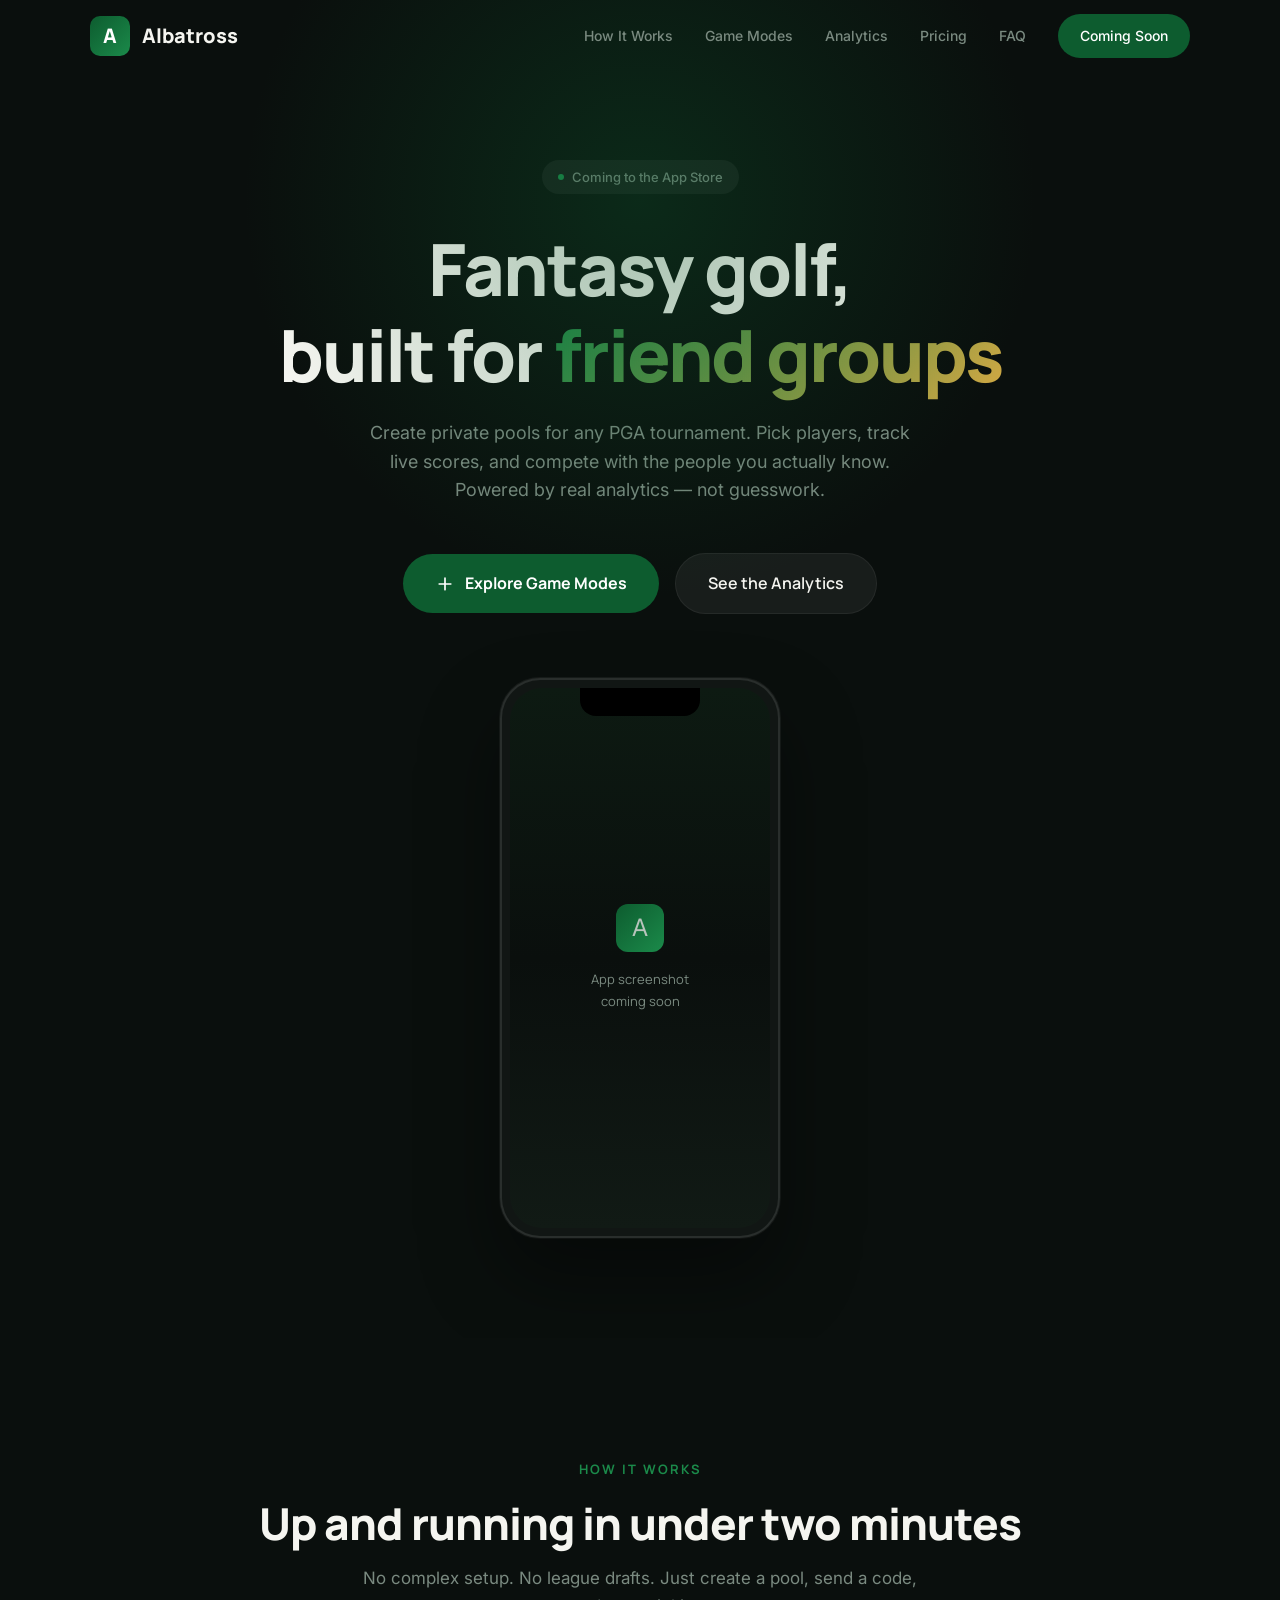
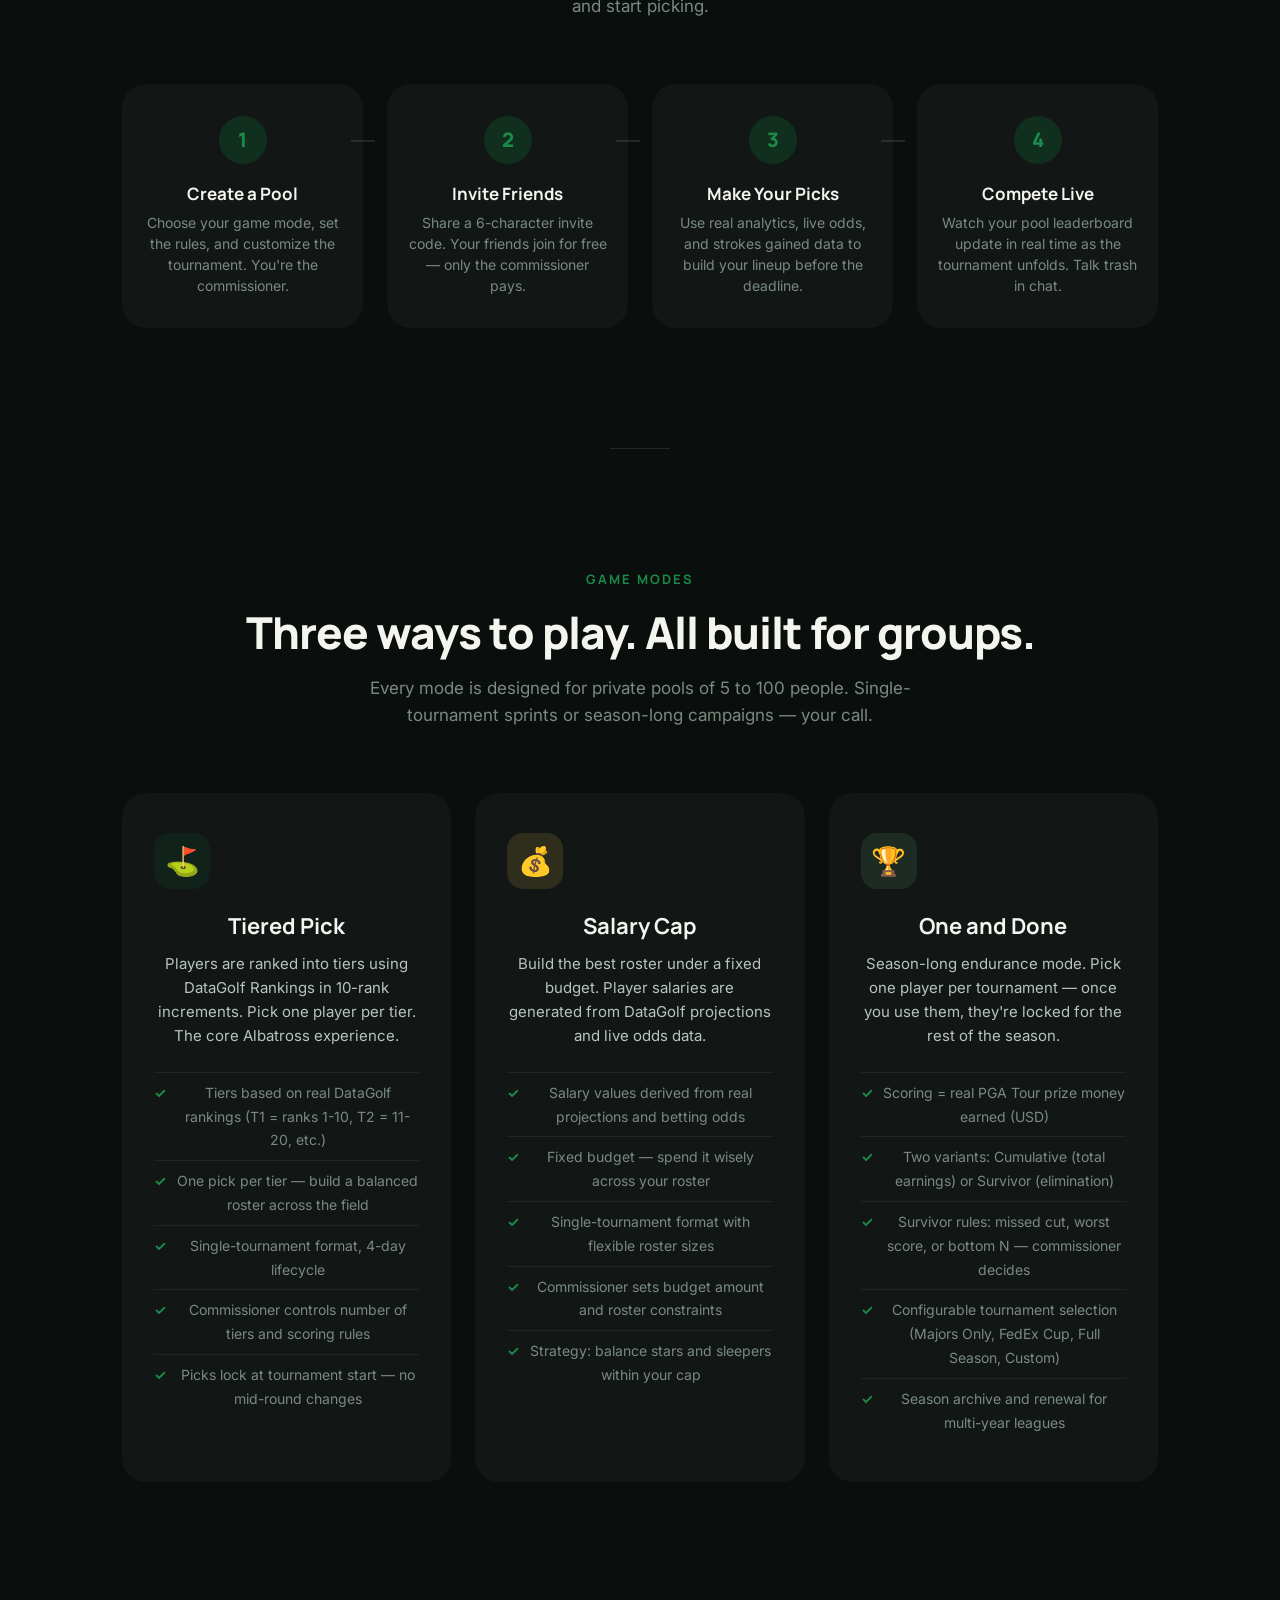
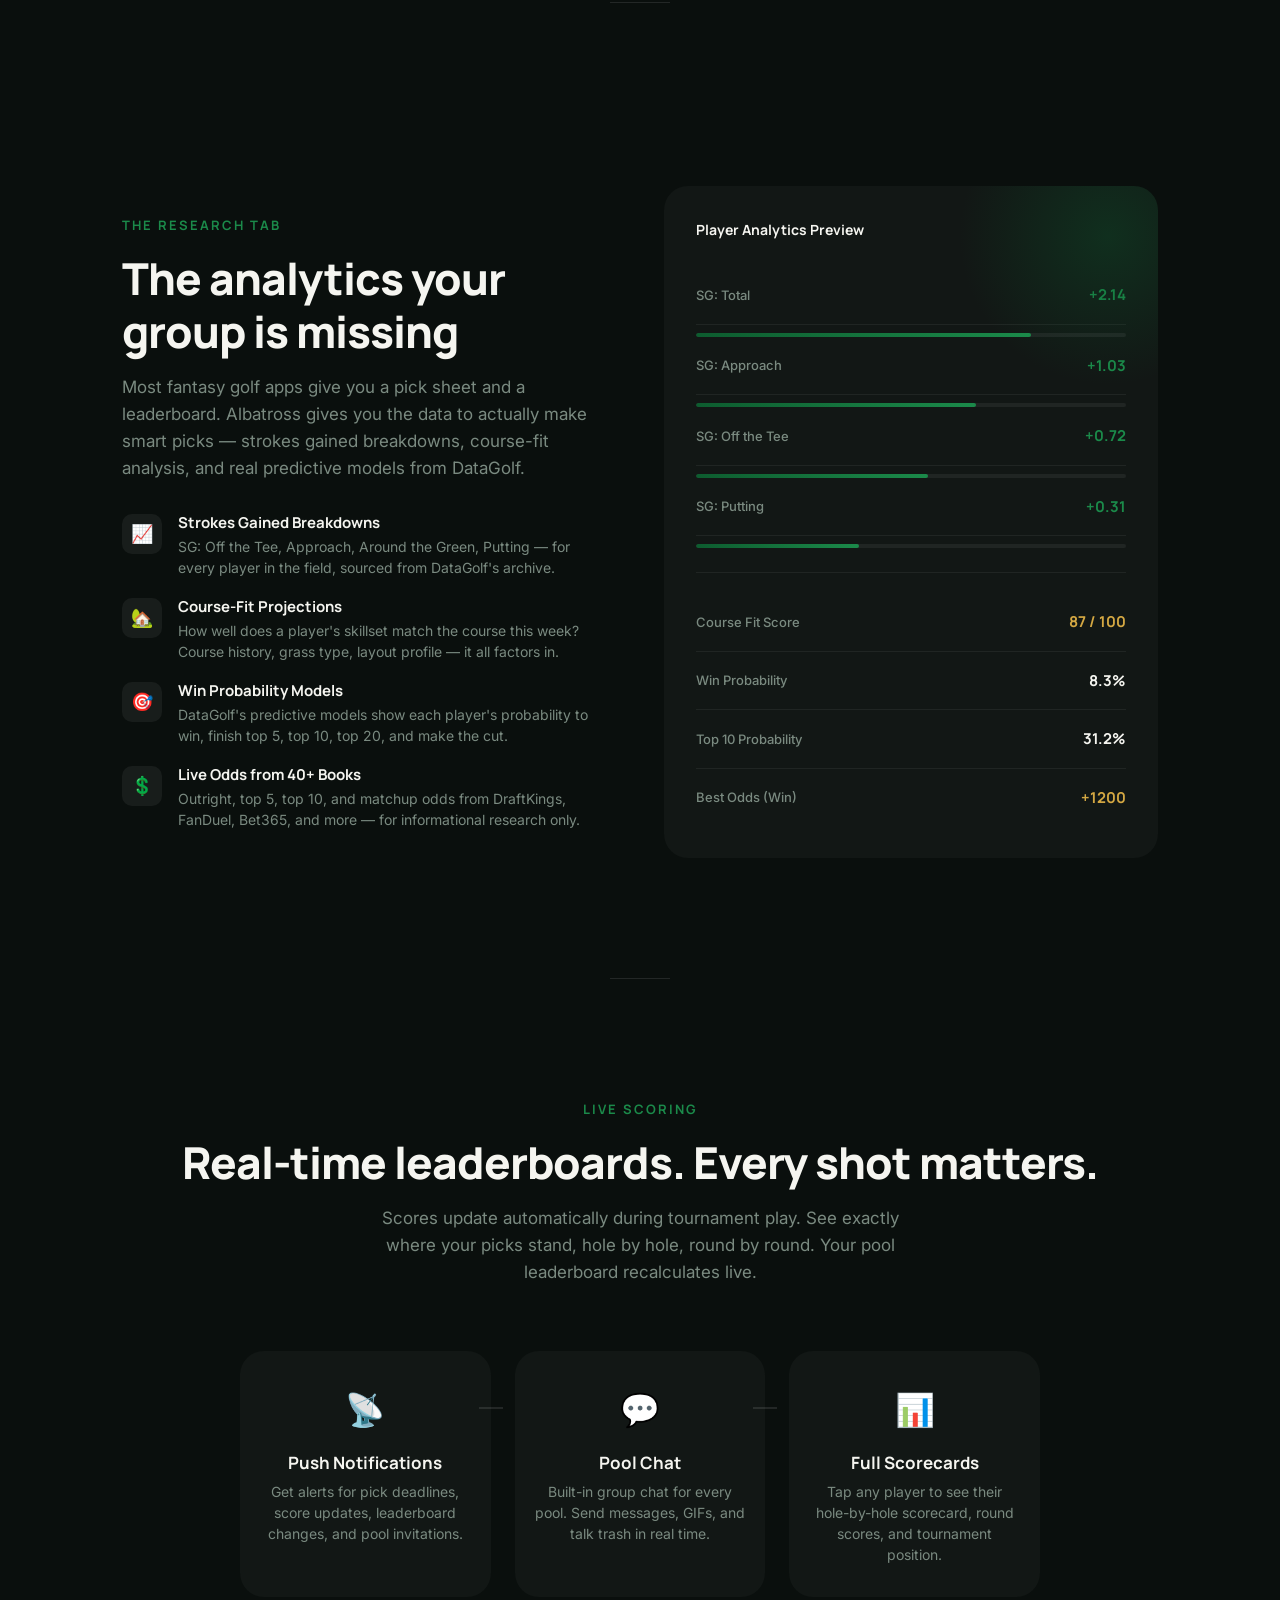
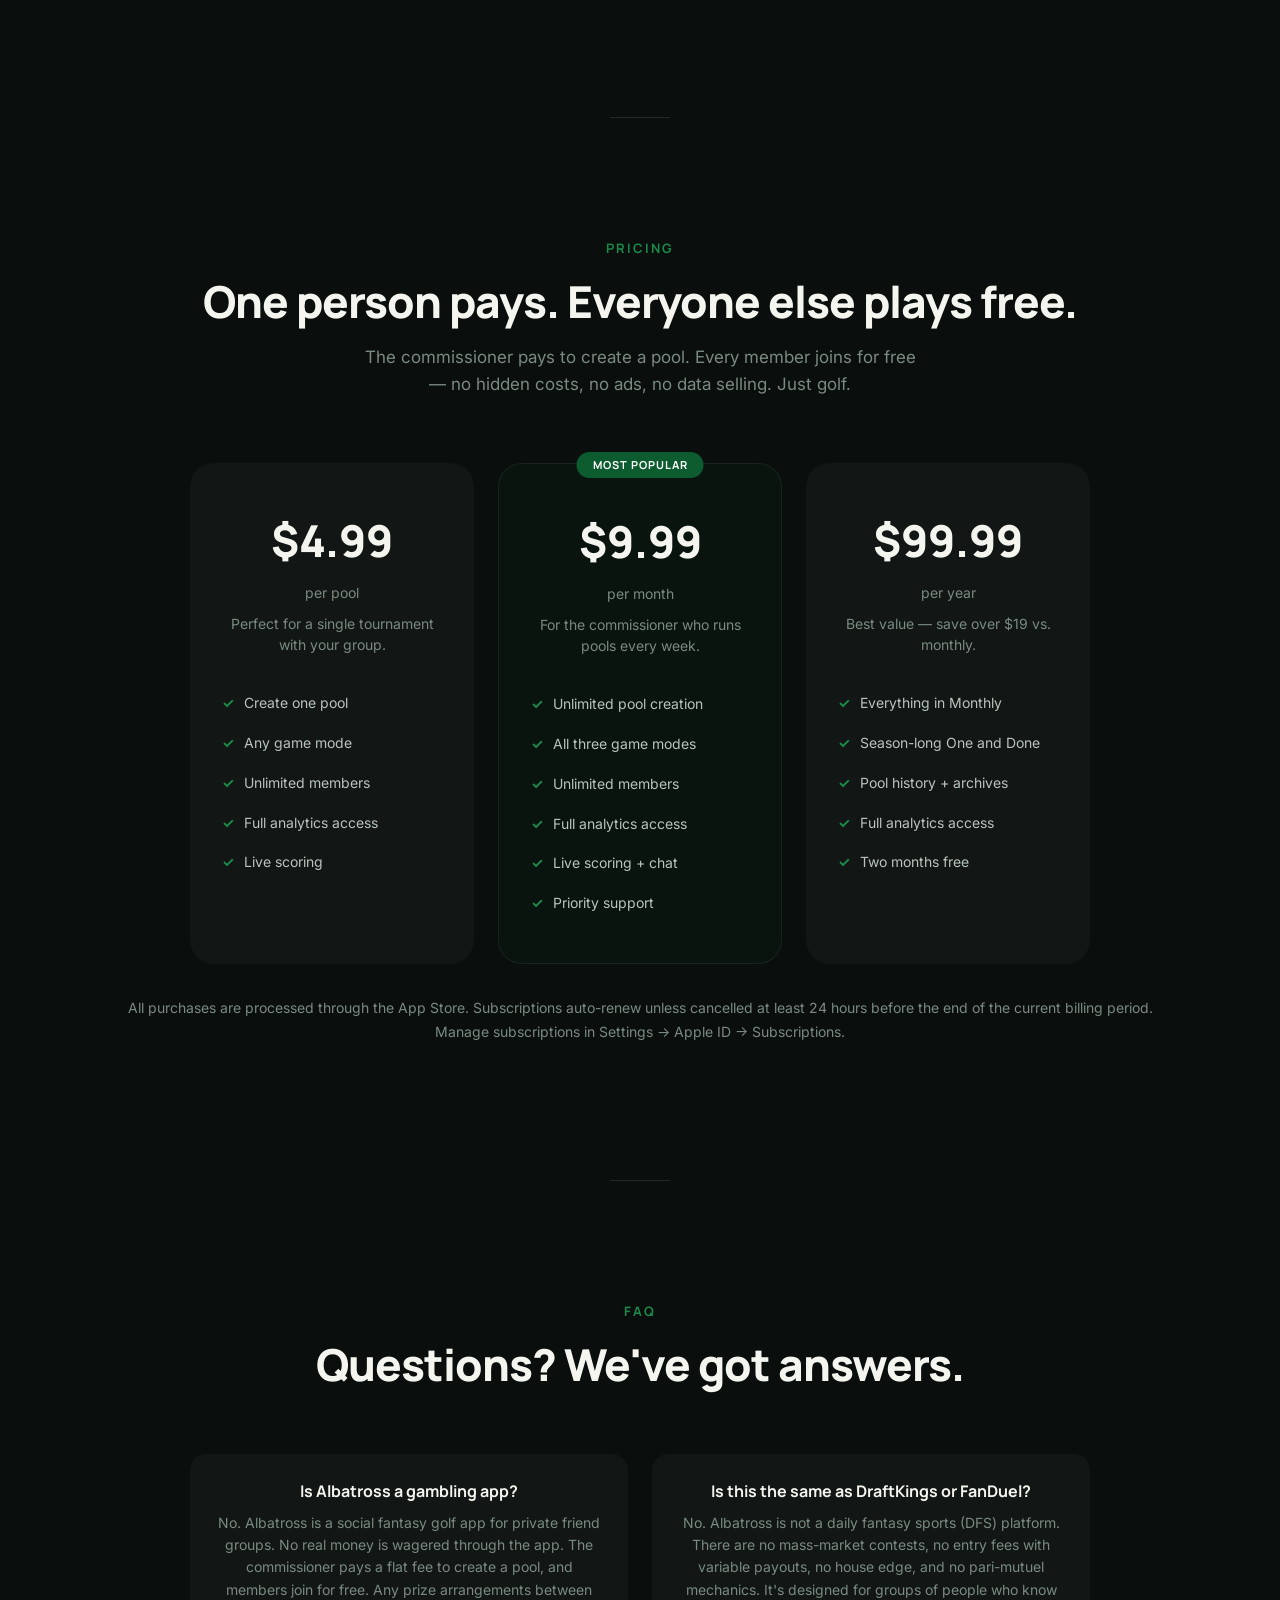
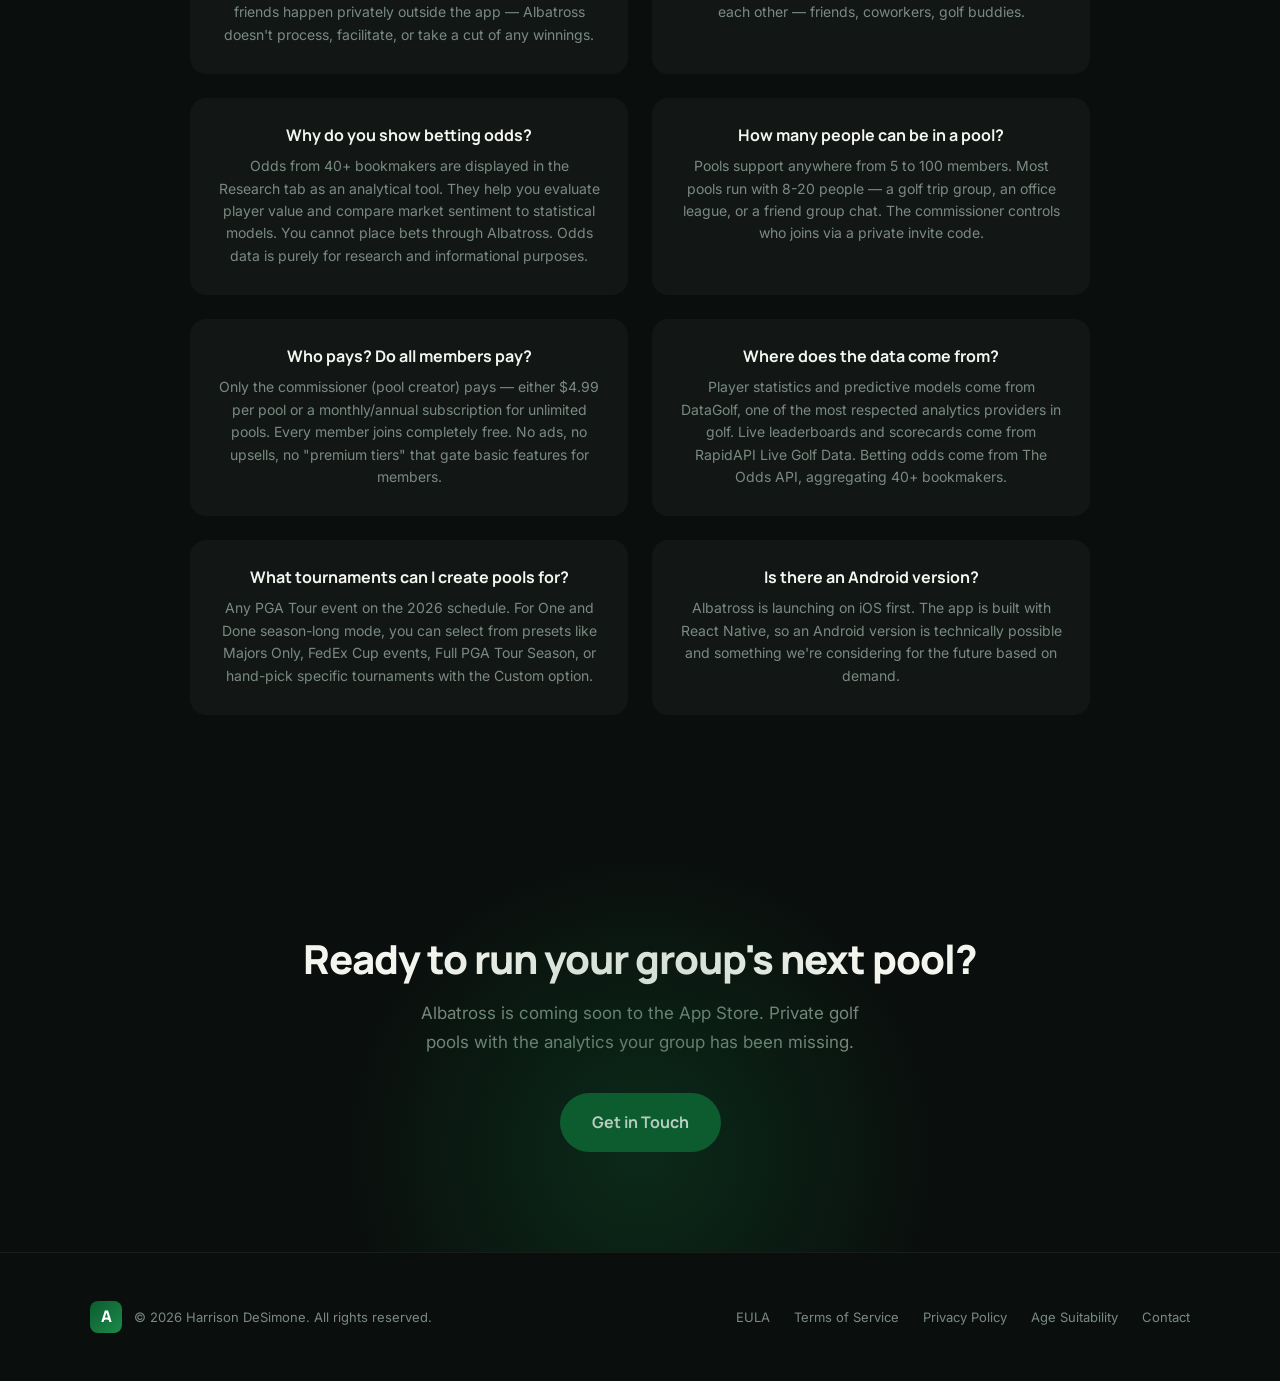
<file: index.html>
<!DOCTYPE html>
<html lang="en">
<head>
  <meta charset="UTF-8">
  <meta name="viewport" content="width=device-width, initial-scale=1.0">
  <title>Albatross — Fantasy Golf for Friend Groups</title>
  <meta name="description" content="Create private golf pools with friends. Three game modes, real-time analytics, live scoring. Not DFS. Not betting. Just golf with your people.">
  <meta property="og:title" content="Albatross — Fantasy Golf for Friend Groups">
  <meta property="og:description" content="Private golf pools with real analytics. Tiered Pick, Salary Cap, and One and Done game modes.">
  <meta property="og:type" content="website">
  <meta property="og:url" content="https://albatross-pools.com">
  <link rel="preconnect" href="https://fonts.googleapis.com">
  <link rel="preconnect" href="https://fonts.gstatic.com" crossorigin>
  <link href="https://fonts.googleapis.com/css2?family=Manrope:wght@500;600;700;800&family=Inter:wght@400;500;600&display=swap" rel="stylesheet">
  <link rel="stylesheet" href="styles.css">
</head>
<body>

  <!-- ============ Navigation ============ -->
  <nav class="nav" id="nav">
    <div class="nav-inner">
      <a href="#" class="nav-logo">
        <div class="nav-logo-icon">A</div>
        Albatross
      </a>
      <ul class="nav-links" id="navLinks">
        <li><a href="#how-it-works">How It Works</a></li>
        <li><a href="#game-modes">Game Modes</a></li>
        <li><a href="#research">Analytics</a></li>
        <li><a href="#pricing">Pricing</a></li>
        <li><a href="#faq">FAQ</a></li>
        <li><a href="#" class="nav-cta">Coming Soon</a></li>
      </ul>
      <button class="nav-toggle" id="navToggle" aria-label="Menu">&#9776;</button>
    </div>
  </nav>

  <!-- ============ Hero ============ -->
  <section class="hero">
    <div class="hero-badge">
      <span class="dot"></span>
      Coming to the App Store
    </div>
    <h1>Fantasy golf,<br>built for <span class="highlight">friend groups</span></h1>
    <p class="hero-sub">
      Create private pools for any PGA tournament. Pick players, track live scores, and compete with the people you actually know. Powered by real analytics — not guesswork.
    </p>
    <div class="hero-cta-group">
      <a href="#game-modes" class="btn-primary">
        <svg width="20" height="20" viewBox="0 0 24 24" fill="none" stroke="currentColor" stroke-width="2" stroke-linecap="round" stroke-linejoin="round"><path d="M12 5v14M5 12h14"/></svg>
        Explore Game Modes
      </a>
      <a href="#research" class="btn-secondary">
        See the Analytics
      </a>
    </div>

    <!-- Phone Mockup -->
    <div class="phone-mockup">
      <div class="phone-mockup-notch"></div>
      <div class="phone-mockup-inner">
        <div class="phone-placeholder-icon">A</div>
        <div class="phone-placeholder-text">App screenshot<br>coming soon</div>
      </div>
    </div>
  </section>

  <!-- ============ How It Works ============ -->
  <section class="section text-center" id="how-it-works">
    <div class="container">
      <div class="section-label">How It Works</div>
      <h2 class="section-title">Up and running in under two minutes</h2>
      <p class="section-sub centered">No complex setup. No league drafts. Just create a pool, send a code, and start picking.</p>

      <div class="steps-grid">
        <div class="step">
          <div class="step-number">1</div>
          <h3>Create a Pool</h3>
          <p>Choose your game mode, set the rules, and customize the tournament. You're the commissioner.</p>
        </div>
        <div class="step">
          <div class="step-number">2</div>
          <h3>Invite Friends</h3>
          <p>Share a 6-character invite code. Your friends join for free — only the commissioner pays.</p>
        </div>
        <div class="step">
          <div class="step-number">3</div>
          <h3>Make Your Picks</h3>
          <p>Use real analytics, live odds, and strokes gained data to build your lineup before the deadline.</p>
        </div>
        <div class="step">
          <div class="step-number">4</div>
          <h3>Compete Live</h3>
          <p>Watch your pool leaderboard update in real time as the tournament unfolds. Talk trash in chat.</p>
        </div>
      </div>
    </div>
  </section>

  <!-- ============ Game Modes ============ -->
  <section class="section text-center" id="game-modes">
    <div class="container">
      <div class="section-label">Game Modes</div>
      <h2 class="section-title">Three ways to play. All built for groups.</h2>
      <p class="section-sub centered">Every mode is designed for private pools of 5 to 100 people. Single-tournament sprints or season-long campaigns — your call.</p>

      <div class="modes-grid">
        <!-- Tiered Pick -->
        <div class="mode-card">
          <div class="mode-icon tiered">&#9971;</div>
          <h3>Tiered Pick</h3>
          <p class="mode-desc">Players are ranked into tiers using DataGolf Rankings in 10-rank increments. Pick one player per tier. The core Albatross experience.</p>
          <ul class="mode-details">
            <li>Tiers based on real DataGolf rankings (T1 = ranks 1-10, T2 = 11-20, etc.)</li>
            <li>One pick per tier — build a balanced roster across the field</li>
            <li>Single-tournament format, 4-day lifecycle</li>
            <li>Commissioner controls number of tiers and scoring rules</li>
            <li>Picks lock at tournament start — no mid-round changes</li>
          </ul>
        </div>

        <!-- Salary Cap -->
        <div class="mode-card">
          <div class="mode-icon salary">&#128176;</div>
          <h3>Salary Cap</h3>
          <p class="mode-desc">Build the best roster under a fixed budget. Player salaries are generated from DataGolf projections and live odds data.</p>
          <ul class="mode-details">
            <li>Salary values derived from real projections and betting odds</li>
            <li>Fixed budget — spend it wisely across your roster</li>
            <li>Single-tournament format with flexible roster sizes</li>
            <li>Commissioner sets budget amount and roster constraints</li>
            <li>Strategy: balance stars and sleepers within your cap</li>
          </ul>
        </div>

        <!-- One and Done -->
        <div class="mode-card">
          <div class="mode-icon oad">&#127942;</div>
          <h3>One and Done</h3>
          <p class="mode-desc">Season-long endurance mode. Pick one player per tournament — once you use them, they're locked for the rest of the season.</p>
          <ul class="mode-details">
            <li>Scoring = real PGA Tour prize money earned (USD)</li>
            <li>Two variants: Cumulative (total earnings) or Survivor (elimination)</li>
            <li>Survivor rules: missed cut, worst score, or bottom N — commissioner decides</li>
            <li>Configurable tournament selection (Majors Only, FedEx Cup, Full Season, Custom)</li>
            <li>Season archive and renewal for multi-year leagues</li>
          </ul>
        </div>
      </div>
    </div>
  </section>

  <!-- ============ Research / Analytics ============ -->
  <section class="section" id="research">
    <div class="container">
      <div class="research-grid">
        <div class="research-content">
          <div class="section-label">The Research Tab</div>
          <h2 class="section-title">The analytics your group is missing</h2>
          <p class="section-sub">Most fantasy golf apps give you a pick sheet and a leaderboard. Albatross gives you the data to actually make smart picks — strokes gained breakdowns, course-fit analysis, and real predictive models from DataGolf.</p>

          <div class="research-features">
            <div class="research-feature">
              <div class="research-feature-icon">&#128200;</div>
              <div>
                <h4>Strokes Gained Breakdowns</h4>
                <p>SG: Off the Tee, Approach, Around the Green, Putting — for every player in the field, sourced from DataGolf's archive.</p>
              </div>
            </div>
            <div class="research-feature">
              <div class="research-feature-icon">&#127969;</div>
              <div>
                <h4>Course-Fit Projections</h4>
                <p>How well does a player's skillset match the course this week? Course history, grass type, layout profile — it all factors in.</p>
              </div>
            </div>
            <div class="research-feature">
              <div class="research-feature-icon">&#127919;</div>
              <div>
                <h4>Win Probability Models</h4>
                <p>DataGolf's predictive models show each player's probability to win, finish top 5, top 10, top 20, and make the cut.</p>
              </div>
            </div>
            <div class="research-feature">
              <div class="research-feature-icon">&#128178;</div>
              <div>
                <h4>Live Odds from 40+ Books</h4>
                <p>Outright, top 5, top 10, and matchup odds from DraftKings, FanDuel, Bet365, and more — for informational research only.</p>
              </div>
            </div>
          </div>
        </div>

        <!-- Analytics Mockup -->
        <div class="analytics-card">
          <div style="font-family: 'Manrope', sans-serif; font-size: 14px; font-weight: 700; color: var(--text-primary); margin-bottom: 24px;">Player Analytics Preview</div>
          <div class="stat-row">
            <span class="stat-label">SG: Total</span>
            <span class="stat-value positive">+2.14</span>
          </div>
          <div class="stat-bar"><div class="stat-bar-fill" style="width: 78%;"></div></div>
          <div class="stat-row">
            <span class="stat-label">SG: Approach</span>
            <span class="stat-value positive">+1.03</span>
          </div>
          <div class="stat-bar"><div class="stat-bar-fill" style="width: 65%;"></div></div>
          <div class="stat-row">
            <span class="stat-label">SG: Off the Tee</span>
            <span class="stat-value positive">+0.72</span>
          </div>
          <div class="stat-bar"><div class="stat-bar-fill" style="width: 54%;"></div></div>
          <div class="stat-row">
            <span class="stat-label">SG: Putting</span>
            <span class="stat-value positive">+0.31</span>
          </div>
          <div class="stat-bar"><div class="stat-bar-fill" style="width: 38%;"></div></div>
          <div style="margin-top: 24px; padding-top: 20px; border-top: 1px solid var(--surface-2);">
            <div class="stat-row">
              <span class="stat-label">Course Fit Score</span>
              <span class="stat-value gold">87 / 100</span>
            </div>
            <div class="stat-row">
              <span class="stat-label">Win Probability</span>
              <span class="stat-value">8.3%</span>
            </div>
            <div class="stat-row">
              <span class="stat-label">Top 10 Probability</span>
              <span class="stat-value">31.2%</span>
            </div>
            <div class="stat-row">
              <span class="stat-label">Best Odds (Win)</span>
              <span class="stat-value gold">+1200</span>
            </div>
          </div>
        </div>
      </div>
    </div>
  </section>

  <!-- ============ Live Scoring ============ -->
  <section class="section text-center" id="live-scoring">
    <div class="container">
      <div class="section-label">Live Scoring</div>
      <h2 class="section-title">Real-time leaderboards. Every shot matters.</h2>
      <p class="section-sub centered">Scores update automatically during tournament play. See exactly where your picks stand, hole by hole, round by round. Your pool leaderboard recalculates live.</p>

      <div style="display: grid; grid-template-columns: repeat(3, 1fr); gap: 24px; margin-top: 64px; max-width: 800px; margin-left: auto; margin-right: auto;">
        <div class="step">
          <div style="font-size: 32px; margin-bottom: 16px;">&#128225;</div>
          <h3>Push Notifications</h3>
          <p>Get alerts for pick deadlines, score updates, leaderboard changes, and pool invitations.</p>
        </div>
        <div class="step">
          <div style="font-size: 32px; margin-bottom: 16px;">&#128172;</div>
          <h3>Pool Chat</h3>
          <p>Built-in group chat for every pool. Send messages, GIFs, and talk trash in real time.</p>
        </div>
        <div class="step">
          <div style="font-size: 32px; margin-bottom: 16px;">&#128202;</div>
          <h3>Full Scorecards</h3>
          <p>Tap any player to see their hole-by-hole scorecard, round scores, and tournament position.</p>
        </div>
      </div>
    </div>
  </section>

  <!-- ============ Pricing ============ -->
  <section class="section text-center" id="pricing">
    <div class="container">
      <div class="section-label">Pricing</div>
      <h2 class="section-title">One person pays. Everyone else plays free.</h2>
      <p class="section-sub centered">The commissioner pays to create a pool. Every member joins for free — no hidden costs, no ads, no data selling. Just golf.</p>

      <div class="pricing-grid">
        <div class="price-card">
          <div class="price-amount">$4.99</div>
          <div class="price-period">per pool</div>
          <p class="price-desc">Perfect for a single tournament with your group.</p>
          <ul class="price-features">
            <li>Create one pool</li>
            <li>Any game mode</li>
            <li>Unlimited members</li>
            <li>Full analytics access</li>
            <li>Live scoring</li>
          </ul>
        </div>

        <div class="price-card featured">
          <div class="price-amount">$9.99</div>
          <div class="price-period">per month</div>
          <p class="price-desc">For the commissioner who runs pools every week.</p>
          <ul class="price-features">
            <li>Unlimited pool creation</li>
            <li>All three game modes</li>
            <li>Unlimited members</li>
            <li>Full analytics access</li>
            <li>Live scoring + chat</li>
            <li>Priority support</li>
          </ul>
        </div>

        <div class="price-card">
          <div class="price-amount">$99.99</div>
          <div class="price-period">per year</div>
          <p class="price-desc">Best value — save over $19 vs. monthly.</p>
          <ul class="price-features">
            <li>Everything in Monthly</li>
            <li>Season-long One and Done</li>
            <li>Pool history + archives</li>
            <li>Full analytics access</li>
            <li>Two months free</li>
          </ul>
        </div>
      </div>

      <p class="price-note">All purchases are processed through the App Store. Subscriptions auto-renew unless cancelled at least 24 hours before the end of the current billing period. Manage subscriptions in Settings &rarr; Apple ID &rarr; Subscriptions.</p>
    </div>
  </section>

  <!-- ============ FAQ ============ -->
  <section class="section text-center" id="faq">
    <div class="container">
      <div class="section-label">FAQ</div>
      <h2 class="section-title">Questions? We've got answers.</h2>

      <div class="faq-grid">
        <div class="faq-item">
          <h3>Is Albatross a gambling app?</h3>
          <p>No. Albatross is a social fantasy golf app for private friend groups. No real money is wagered through the app. The commissioner pays a flat fee to create a pool, and members join for free. Any prize arrangements between friends happen privately outside the app — Albatross doesn't process, facilitate, or take a cut of any winnings.</p>
        </div>
        <div class="faq-item">
          <h3>Is this the same as DraftKings or FanDuel?</h3>
          <p>No. Albatross is not a daily fantasy sports (DFS) platform. There are no mass-market contests, no entry fees with variable payouts, no house edge, and no pari-mutuel mechanics. It's designed for groups of people who know each other — friends, coworkers, golf buddies.</p>
        </div>
        <div class="faq-item">
          <h3>Why do you show betting odds?</h3>
          <p>Odds from 40+ bookmakers are displayed in the Research tab as an analytical tool. They help you evaluate player value and compare market sentiment to statistical models. You cannot place bets through Albatross. Odds data is purely for research and informational purposes.</p>
        </div>
        <div class="faq-item">
          <h3>How many people can be in a pool?</h3>
          <p>Pools support anywhere from 5 to 100 members. Most pools run with 8-20 people — a golf trip group, an office league, or a friend group chat. The commissioner controls who joins via a private invite code.</p>
        </div>
        <div class="faq-item">
          <h3>Who pays? Do all members pay?</h3>
          <p>Only the commissioner (pool creator) pays — either $4.99 per pool or a monthly/annual subscription for unlimited pools. Every member joins completely free. No ads, no upsells, no "premium tiers" that gate basic features for members.</p>
        </div>
        <div class="faq-item">
          <h3>Where does the data come from?</h3>
          <p>Player statistics and predictive models come from DataGolf, one of the most respected analytics providers in golf. Live leaderboards and scorecards come from RapidAPI Live Golf Data. Betting odds come from The Odds API, aggregating 40+ bookmakers.</p>
        </div>
        <div class="faq-item">
          <h3>What tournaments can I create pools for?</h3>
          <p>Any PGA Tour event on the 2026 schedule. For One and Done season-long mode, you can select from presets like Majors Only, FedEx Cup events, Full PGA Tour Season, or hand-pick specific tournaments with the Custom option.</p>
        </div>
        <div class="faq-item">
          <h3>Is there an Android version?</h3>
          <p>Albatross is launching on iOS first. The app is built with React Native, so an Android version is technically possible and something we're considering for the future based on demand.</p>
        </div>
      </div>
    </div>
  </section>

  <!-- ============ CTA Banner ============ -->
  <section class="cta-banner">
    <h2>Ready to run your group's next pool?</h2>
    <p>Albatross is coming soon to the App Store. Private golf pools with the analytics your group has been missing.</p>
    <a href="mailto:harrisondesimone@gmail.com" class="btn-primary">
      Get in Touch
    </a>
  </section>

  <!-- ============ Footer ============ -->
  <footer class="footer">
    <div class="footer-inner">
      <div class="footer-left">
        <div class="footer-logo">A</div>
        <span class="footer-copy">&copy; 2026 Harrison DeSimone. All rights reserved.</span>
      </div>
      <ul class="footer-links">
        <li><a href="eula.html">EULA</a></li>
        <li><a href="terms.html">Terms of Service</a></li>
        <li><a href="privacy.html">Privacy Policy</a></li>
        <li><a href="age-suitability.html">Age Suitability</a></li>
        <li><a href="mailto:harrisondesimone@gmail.com">Contact</a></li>
      </ul>
    </div>
  </footer>

  <!-- ============ Scripts ============ -->
  <script>
    // Sticky nav background on scroll
    const nav = document.getElementById('nav');
    window.addEventListener('scroll', () => {
      nav.classList.toggle('scrolled', window.scrollY > 40);
    });

    // Mobile nav toggle
    const toggle = document.getElementById('navToggle');
    const links = document.getElementById('navLinks');
    toggle.addEventListener('click', () => {
      const isOpen = links.style.display === 'flex';
      links.style.display = isOpen ? 'none' : 'flex';
      if (!isOpen) {
        links.style.flexDirection = 'column';
        links.style.position = 'absolute';
        links.style.top = '72px';
        links.style.left = '0';
        links.style.right = '0';
        links.style.background = 'rgba(10,15,13,0.95)';
        links.style.backdropFilter = 'blur(20px)';
        links.style.padding = '24px 32px';
        links.style.gap = '16px';
        links.style.borderBottom = '1px solid rgba(255,255,255,0.06)';
      }
    });

    // Close mobile nav on link click
    links.querySelectorAll('a').forEach(a => {
      a.addEventListener('click', () => {
        if (window.innerWidth <= 900) {
          links.style.display = 'none';
        }
      });
    });

    // Smooth reveal on scroll (intersection observer)
    const observer = new IntersectionObserver((entries) => {
      entries.forEach(entry => {
        if (entry.isIntersecting) {
          entry.target.style.opacity = '1';
          entry.target.style.transform = 'translateY(0)';
        }
      });
    }, { threshold: 0.1, rootMargin: '0px 0px -40px 0px' });

    document.querySelectorAll('.section, .cta-banner').forEach(section => {
      section.style.opacity = '0';
      section.style.transform = 'translateY(24px)';
      section.style.transition = 'opacity 0.6s ease, transform 0.6s ease';
      observer.observe(section);
    });
  </script>

</body>
</html>
</file>
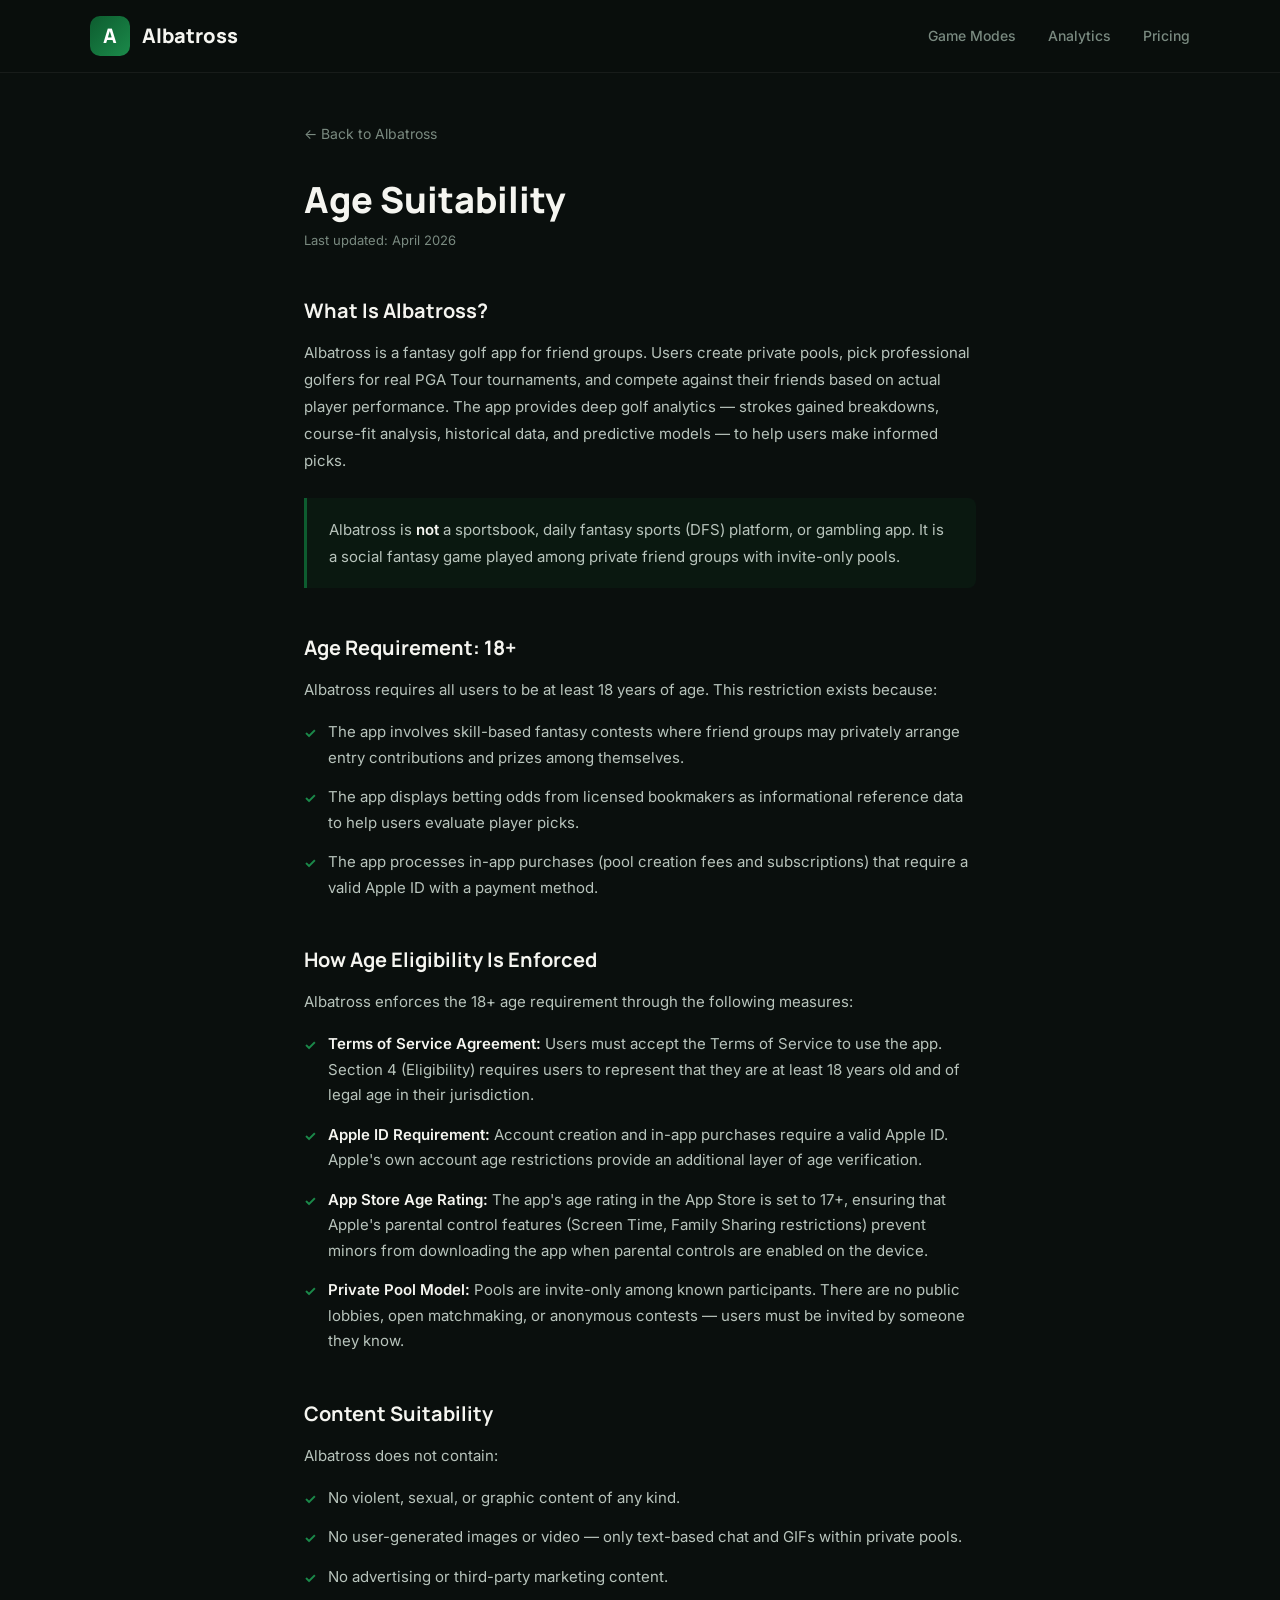
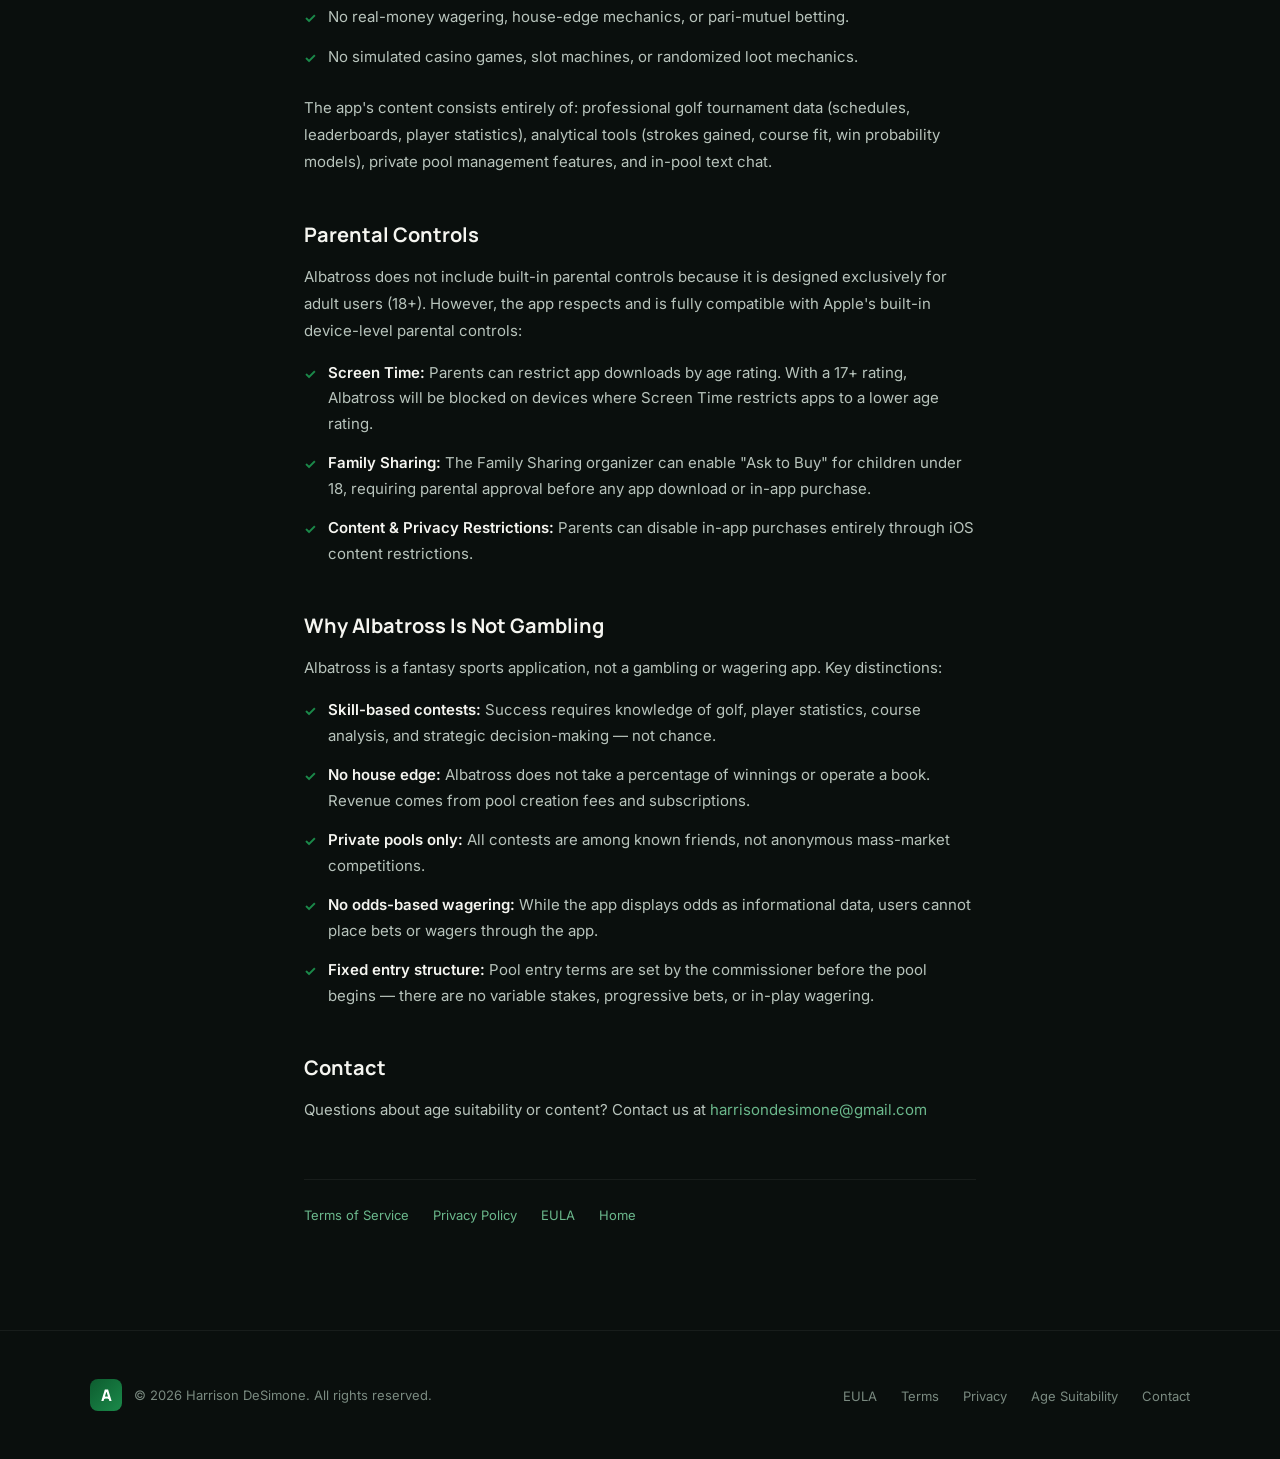
<file: age-suitability.html>
<!DOCTYPE html>
<html lang="en">
<head>
  <meta charset="UTF-8">
  <meta name="viewport" content="width=device-width, initial-scale=1.0">
  <title>Age Suitability — Albatross</title>
  <meta name="description" content="Age suitability and content rating documentation for Albatross.">
  <link rel="preconnect" href="https://fonts.googleapis.com">
  <link rel="preconnect" href="https://fonts.gstatic.com" crossorigin>
  <link href="https://fonts.googleapis.com/css2?family=Manrope:wght@500;600;700;800&family=Inter:wght@400;500;600&display=swap" rel="stylesheet">
  <link rel="stylesheet" href="styles.css">
  <style>
    .callout {
      background-color: rgba(13, 92, 47, 0.12);
      border-left: 3px solid #0D5C2F;
      padding: 18px 22px;
      margin: 24px 0;
      border-radius: 0 8px 8px 0;
    }
    .callout p { margin-bottom: 0; }
    .check-list { margin: 16px 0 24px; }
    .check-item {
      display: flex;
      align-items: flex-start;
      gap: 12px;
      margin-bottom: 14px;
      font-size: 15px;
      line-height: 1.7;
      color: var(--text-secondary);
    }
    .check-icon {
      color: var(--green-light);
      font-weight: 700;
      flex-shrink: 0;
      margin-top: 2px;
      font-size: 14px;
    }
  </style>
</head>
<body>

  <!-- Navigation -->
  <nav class="nav scrolled">
    <div class="nav-inner">
      <a href="index.html" class="nav-logo">
        <div class="nav-logo-icon">A</div>
        Albatross
      </a>
      <ul class="nav-links">
        <li><a href="index.html#game-modes">Game Modes</a></li>
        <li><a href="index.html#research">Analytics</a></li>
        <li><a href="index.html#pricing">Pricing</a></li>
      </ul>
      <button class="nav-toggle" aria-label="Menu">&#9776;</button>
    </div>
  </nav>

  <!-- Content -->
  <div class="legal-page">
    <a href="index.html" class="back-link">&larr; Back to Albatross</a>
    <h1>Age Suitability</h1>
    <span class="updated">Last updated: April 2026</span>

    <h2>What Is Albatross?</h2>
    <p>Albatross is a fantasy golf app for friend groups. Users create private pools, pick professional golfers for real PGA Tour tournaments, and compete against their friends based on actual player performance. The app provides deep golf analytics — strokes gained breakdowns, course-fit analysis, historical data, and predictive models — to help users make informed picks.</p>

    <div class="callout">
      <p>Albatross is <strong>not</strong> a sportsbook, daily fantasy sports (DFS) platform, or gambling app. It is a social fantasy game played among private friend groups with invite-only pools.</p>
    </div>

    <h2>Age Requirement: 18+</h2>
    <p>Albatross requires all users to be at least 18 years of age. This restriction exists because:</p>
    <div class="check-list">
      <div class="check-item">
        <span class="check-icon">&#10003;</span>
        <span>The app involves skill-based fantasy contests where friend groups may privately arrange entry contributions and prizes among themselves.</span>
      </div>
      <div class="check-item">
        <span class="check-icon">&#10003;</span>
        <span>The app displays betting odds from licensed bookmakers as informational reference data to help users evaluate player picks.</span>
      </div>
      <div class="check-item">
        <span class="check-icon">&#10003;</span>
        <span>The app processes in-app purchases (pool creation fees and subscriptions) that require a valid Apple ID with a payment method.</span>
      </div>
    </div>

    <h2>How Age Eligibility Is Enforced</h2>
    <p>Albatross enforces the 18+ age requirement through the following measures:</p>
    <div class="check-list">
      <div class="check-item">
        <span class="check-icon">&#10003;</span>
        <span><strong>Terms of Service Agreement:</strong> Users must accept the Terms of Service to use the app. Section 4 (Eligibility) requires users to represent that they are at least 18 years old and of legal age in their jurisdiction.</span>
      </div>
      <div class="check-item">
        <span class="check-icon">&#10003;</span>
        <span><strong>Apple ID Requirement:</strong> Account creation and in-app purchases require a valid Apple ID. Apple's own account age restrictions provide an additional layer of age verification.</span>
      </div>
      <div class="check-item">
        <span class="check-icon">&#10003;</span>
        <span><strong>App Store Age Rating:</strong> The app's age rating in the App Store is set to 17+, ensuring that Apple's parental control features (Screen Time, Family Sharing restrictions) prevent minors from downloading the app when parental controls are enabled on the device.</span>
      </div>
      <div class="check-item">
        <span class="check-icon">&#10003;</span>
        <span><strong>Private Pool Model:</strong> Pools are invite-only among known participants. There are no public lobbies, open matchmaking, or anonymous contests — users must be invited by someone they know.</span>
      </div>
    </div>

    <h2>Content Suitability</h2>
    <p>Albatross does not contain:</p>
    <div class="check-list">
      <div class="check-item">
        <span class="check-icon">&#10003;</span>
        <span>No violent, sexual, or graphic content of any kind.</span>
      </div>
      <div class="check-item">
        <span class="check-icon">&#10003;</span>
        <span>No user-generated images or video — only text-based chat and GIFs within private pools.</span>
      </div>
      <div class="check-item">
        <span class="check-icon">&#10003;</span>
        <span>No advertising or third-party marketing content.</span>
      </div>
      <div class="check-item">
        <span class="check-icon">&#10003;</span>
        <span>No real-money wagering, house-edge mechanics, or pari-mutuel betting.</span>
      </div>
      <div class="check-item">
        <span class="check-icon">&#10003;</span>
        <span>No simulated casino games, slot machines, or randomized loot mechanics.</span>
      </div>
    </div>
    <p>The app's content consists entirely of: professional golf tournament data (schedules, leaderboards, player statistics), analytical tools (strokes gained, course fit, win probability models), private pool management features, and in-pool text chat.</p>

    <h2>Parental Controls</h2>
    <p>Albatross does not include built-in parental controls because it is designed exclusively for adult users (18+). However, the app respects and is fully compatible with Apple's built-in device-level parental controls:</p>
    <div class="check-list">
      <div class="check-item">
        <span class="check-icon">&#10003;</span>
        <span><strong>Screen Time:</strong> Parents can restrict app downloads by age rating. With a 17+ rating, Albatross will be blocked on devices where Screen Time restricts apps to a lower age rating.</span>
      </div>
      <div class="check-item">
        <span class="check-icon">&#10003;</span>
        <span><strong>Family Sharing:</strong> The Family Sharing organizer can enable "Ask to Buy" for children under 18, requiring parental approval before any app download or in-app purchase.</span>
      </div>
      <div class="check-item">
        <span class="check-icon">&#10003;</span>
        <span><strong>Content &amp; Privacy Restrictions:</strong> Parents can disable in-app purchases entirely through iOS content restrictions.</span>
      </div>
    </div>

    <h2>Why Albatross Is Not Gambling</h2>
    <p>Albatross is a fantasy sports application, not a gambling or wagering app. Key distinctions:</p>
    <div class="check-list">
      <div class="check-item">
        <span class="check-icon">&#10003;</span>
        <span><strong>Skill-based contests:</strong> Success requires knowledge of golf, player statistics, course analysis, and strategic decision-making — not chance.</span>
      </div>
      <div class="check-item">
        <span class="check-icon">&#10003;</span>
        <span><strong>No house edge:</strong> Albatross does not take a percentage of winnings or operate a book. Revenue comes from pool creation fees and subscriptions.</span>
      </div>
      <div class="check-item">
        <span class="check-icon">&#10003;</span>
        <span><strong>Private pools only:</strong> All contests are among known friends, not anonymous mass-market competitions.</span>
      </div>
      <div class="check-item">
        <span class="check-icon">&#10003;</span>
        <span><strong>No odds-based wagering:</strong> While the app displays odds as informational data, users cannot place bets or wagers through the app.</span>
      </div>
      <div class="check-item">
        <span class="check-icon">&#10003;</span>
        <span><strong>Fixed entry structure:</strong> Pool entry terms are set by the commissioner before the pool begins — there are no variable stakes, progressive bets, or in-play wagering.</span>
      </div>
    </div>

    <h2>Contact</h2>
    <p>Questions about age suitability or content? Contact us at <a href="mailto:harrisondesimone@gmail.com">harrisondesimone@gmail.com</a></p>

    <nav class="legal-nav">
      <a href="terms.html">Terms of Service</a>
      <a href="privacy.html">Privacy Policy</a>
      <a href="eula.html">EULA</a>
      <a href="index.html">Home</a>
    </nav>
  </div>

  <!-- Footer -->
  <footer class="footer">
    <div class="footer-inner">
      <div class="footer-left">
        <div class="footer-logo">A</div>
        <span class="footer-copy">&copy; 2026 Harrison DeSimone. All rights reserved.</span>
      </div>
      <ul class="footer-links">
        <li><a href="eula.html">EULA</a></li>
        <li><a href="terms.html">Terms</a></li>
        <li><a href="privacy.html">Privacy</a></li>
        <li><a href="age-suitability.html">Age Suitability</a></li>
        <li><a href="mailto:harrisondesimone@gmail.com">Contact</a></li>
      </ul>
    </div>
  </footer>

</body>
</html>
</file>
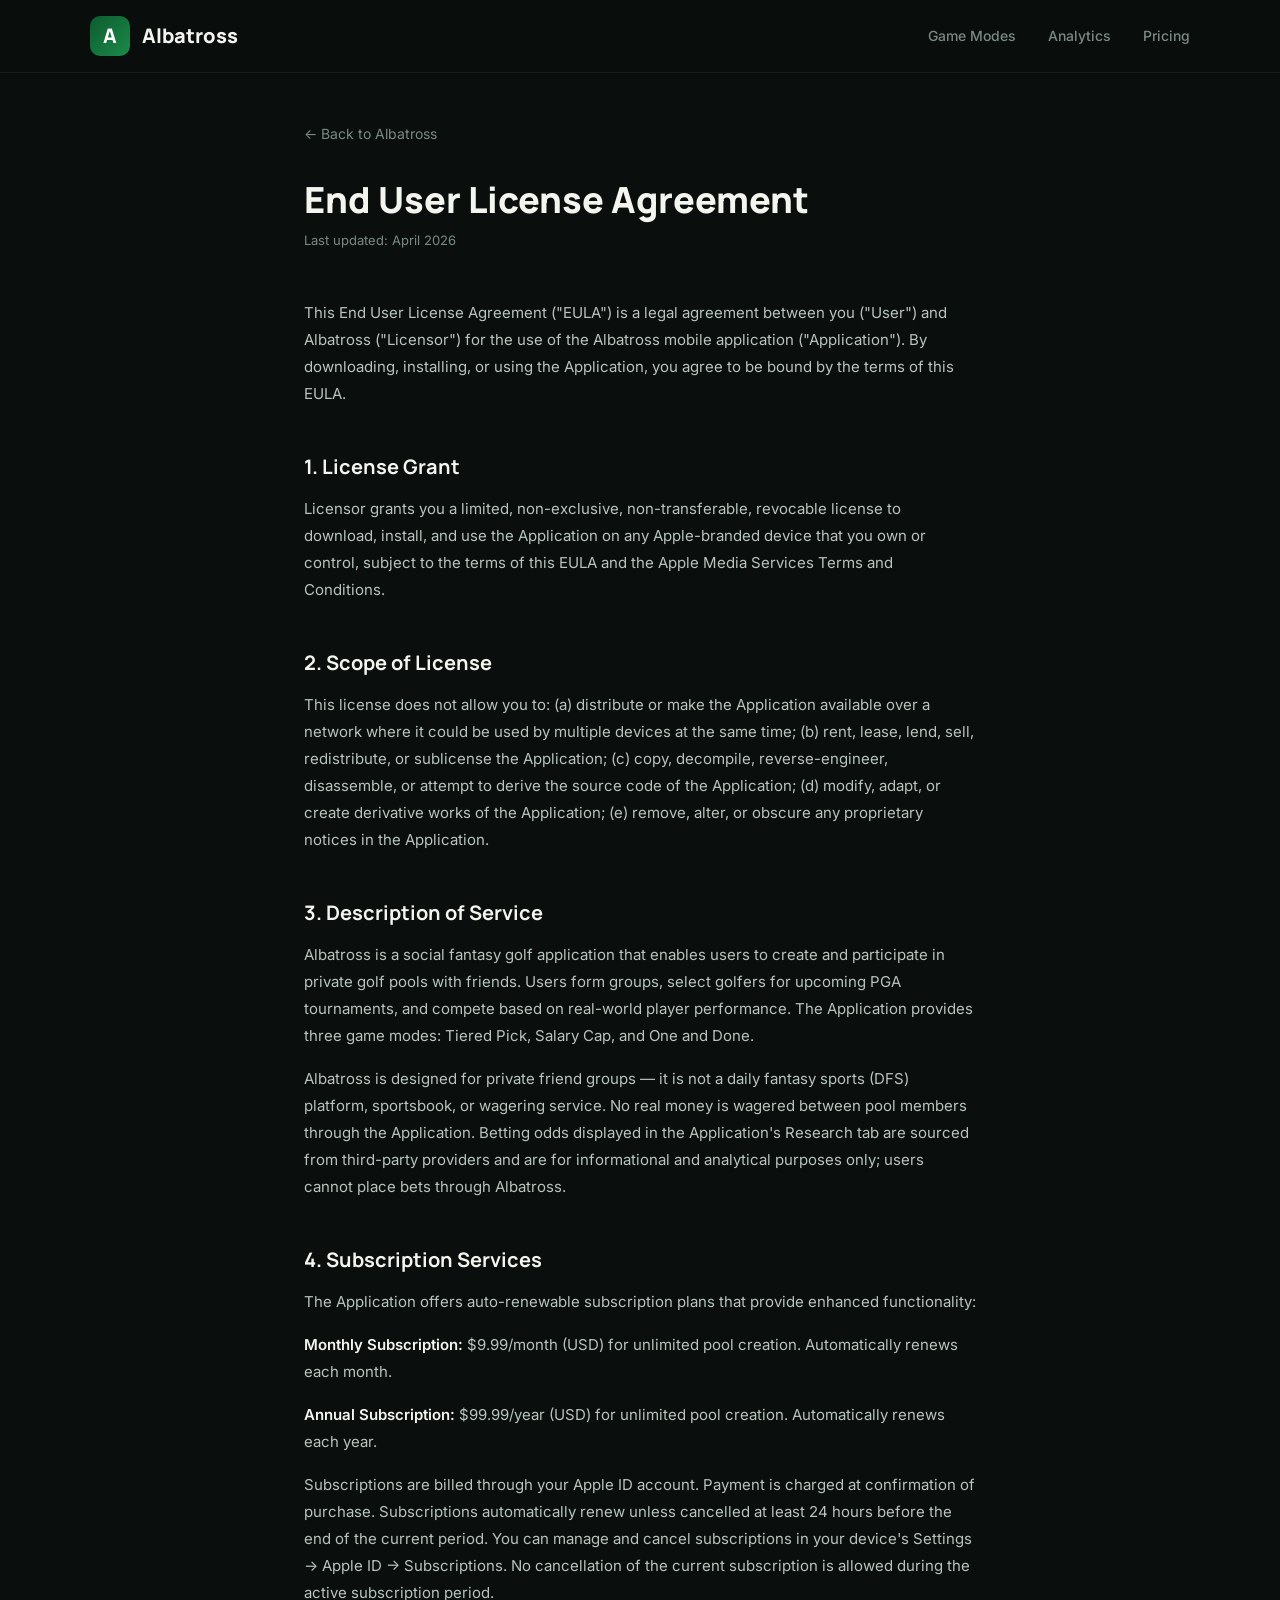
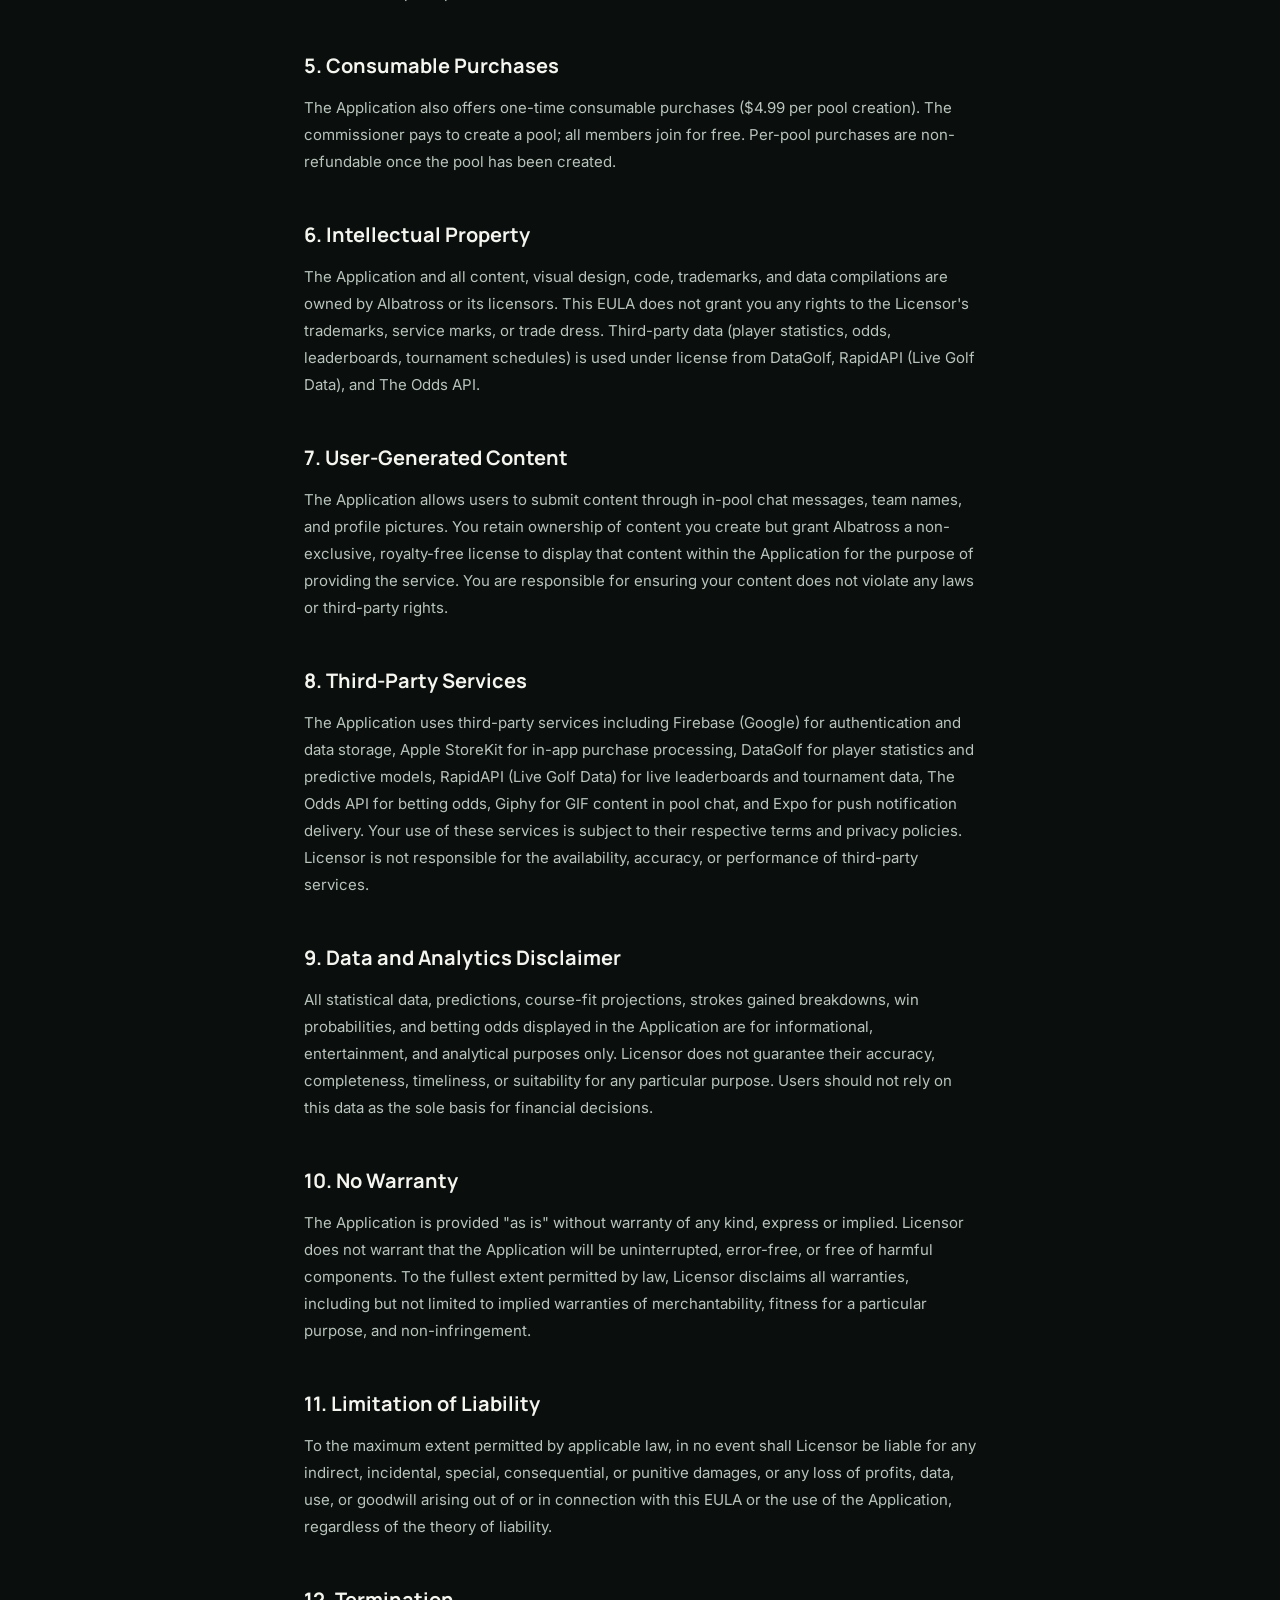
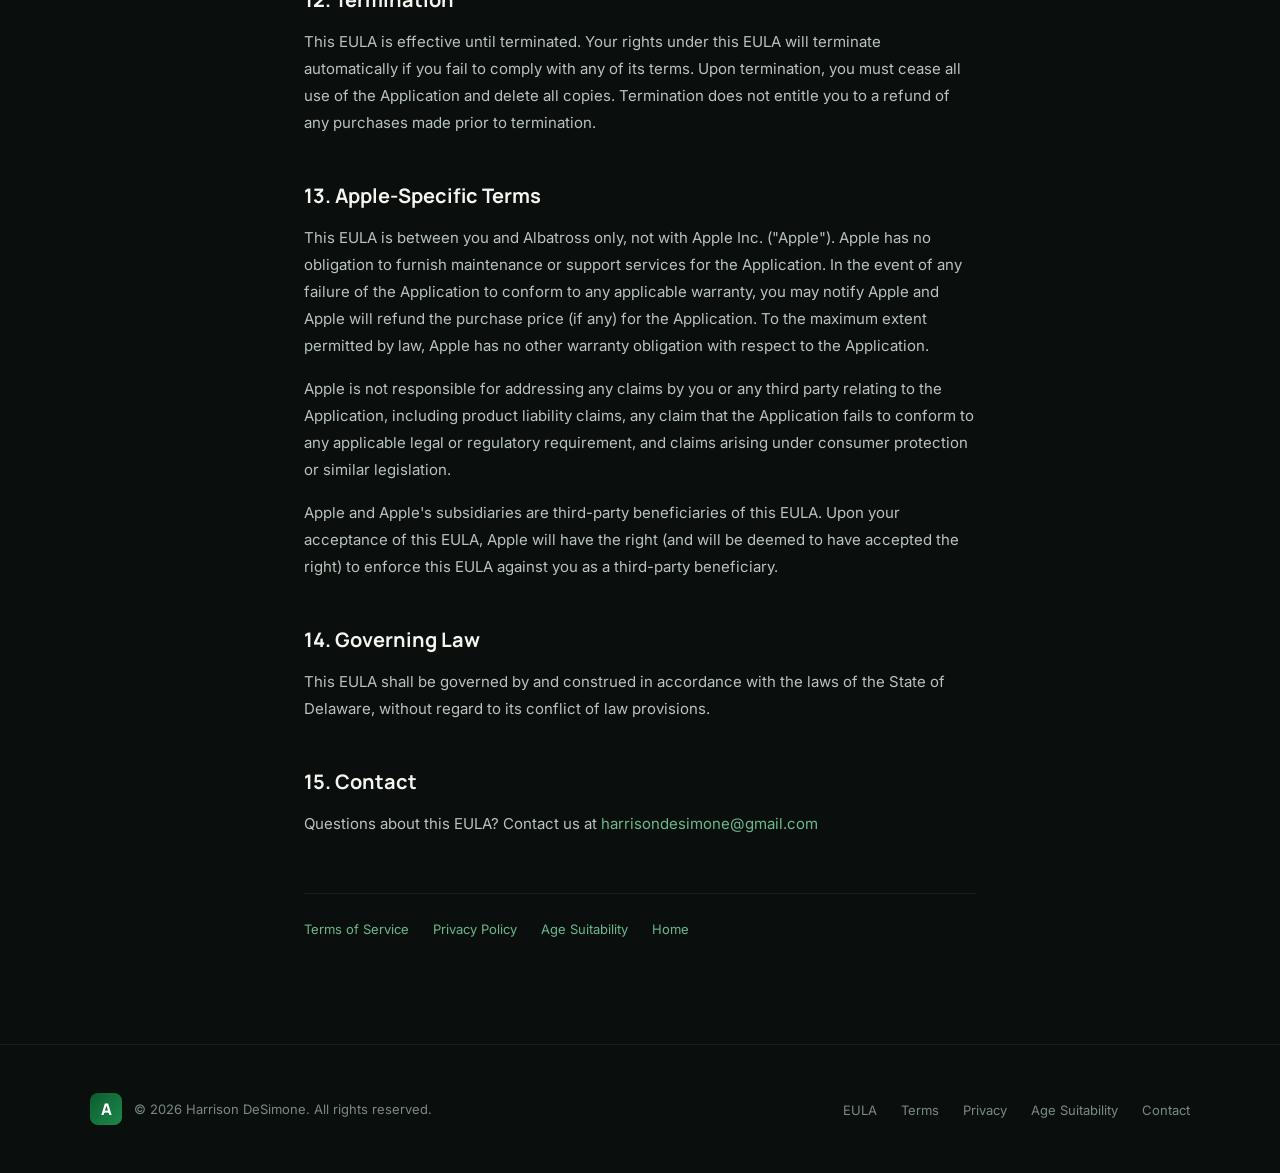
<file: eula.html>
<!DOCTYPE html>
<html lang="en">
<head>
  <meta charset="UTF-8">
  <meta name="viewport" content="width=device-width, initial-scale=1.0">
  <title>End User License Agreement — Albatross</title>
  <meta name="description" content="End User License Agreement for the Albatross fantasy golf application.">
  <link rel="preconnect" href="https://fonts.googleapis.com">
  <link rel="preconnect" href="https://fonts.gstatic.com" crossorigin>
  <link href="https://fonts.googleapis.com/css2?family=Manrope:wght@500;600;700;800&family=Inter:wght@400;500;600&display=swap" rel="stylesheet">
  <link rel="stylesheet" href="styles.css">
</head>
<body>

  <!-- Navigation -->
  <nav class="nav scrolled">
    <div class="nav-inner">
      <a href="index.html" class="nav-logo">
        <div class="nav-logo-icon">A</div>
        Albatross
      </a>
      <ul class="nav-links">
        <li><a href="index.html#game-modes">Game Modes</a></li>
        <li><a href="index.html#research">Analytics</a></li>
        <li><a href="index.html#pricing">Pricing</a></li>
      </ul>
      <button class="nav-toggle" aria-label="Menu">&#9776;</button>
    </div>
  </nav>

  <!-- Content -->
  <div class="legal-page">
    <a href="index.html" class="back-link">&larr; Back to Albatross</a>
    <h1>End User License Agreement</h1>
    <span class="updated">Last updated: April 2026</span>

    <p>This End User License Agreement ("EULA") is a legal agreement between you ("User") and Albatross ("Licensor") for the use of the Albatross mobile application ("Application"). By downloading, installing, or using the Application, you agree to be bound by the terms of this EULA.</p>

    <h2>1. License Grant</h2>
    <p>Licensor grants you a limited, non-exclusive, non-transferable, revocable license to download, install, and use the Application on any Apple-branded device that you own or control, subject to the terms of this EULA and the Apple Media Services Terms and Conditions.</p>

    <h2>2. Scope of License</h2>
    <p>This license does not allow you to: (a) distribute or make the Application available over a network where it could be used by multiple devices at the same time; (b) rent, lease, lend, sell, redistribute, or sublicense the Application; (c) copy, decompile, reverse-engineer, disassemble, or attempt to derive the source code of the Application; (d) modify, adapt, or create derivative works of the Application; (e) remove, alter, or obscure any proprietary notices in the Application.</p>

    <h2>3. Description of Service</h2>
    <p>Albatross is a social fantasy golf application that enables users to create and participate in private golf pools with friends. Users form groups, select golfers for upcoming PGA tournaments, and compete based on real-world player performance. The Application provides three game modes: Tiered Pick, Salary Cap, and One and Done.</p>
    <p>Albatross is designed for private friend groups — it is not a daily fantasy sports (DFS) platform, sportsbook, or wagering service. No real money is wagered between pool members through the Application. Betting odds displayed in the Application's Research tab are sourced from third-party providers and are for informational and analytical purposes only; users cannot place bets through Albatross.</p>

    <h2>4. Subscription Services</h2>
    <p>The Application offers auto-renewable subscription plans that provide enhanced functionality:</p>
    <p><strong>Monthly Subscription:</strong> $9.99/month (USD) for unlimited pool creation. Automatically renews each month.</p>
    <p><strong>Annual Subscription:</strong> $99.99/year (USD) for unlimited pool creation. Automatically renews each year.</p>
    <p>Subscriptions are billed through your Apple ID account. Payment is charged at confirmation of purchase. Subscriptions automatically renew unless cancelled at least 24 hours before the end of the current period. You can manage and cancel subscriptions in your device's Settings &rarr; Apple ID &rarr; Subscriptions. No cancellation of the current subscription is allowed during the active subscription period.</p>

    <h2>5. Consumable Purchases</h2>
    <p>The Application also offers one-time consumable purchases ($4.99 per pool creation). The commissioner pays to create a pool; all members join for free. Per-pool purchases are non-refundable once the pool has been created.</p>

    <h2>6. Intellectual Property</h2>
    <p>The Application and all content, visual design, code, trademarks, and data compilations are owned by Albatross or its licensors. This EULA does not grant you any rights to the Licensor's trademarks, service marks, or trade dress. Third-party data (player statistics, odds, leaderboards, tournament schedules) is used under license from DataGolf, RapidAPI (Live Golf Data), and The Odds API.</p>

    <h2>7. User-Generated Content</h2>
    <p>The Application allows users to submit content through in-pool chat messages, team names, and profile pictures. You retain ownership of content you create but grant Albatross a non-exclusive, royalty-free license to display that content within the Application for the purpose of providing the service. You are responsible for ensuring your content does not violate any laws or third-party rights.</p>

    <h2>8. Third-Party Services</h2>
    <p>The Application uses third-party services including Firebase (Google) for authentication and data storage, Apple StoreKit for in-app purchase processing, DataGolf for player statistics and predictive models, RapidAPI (Live Golf Data) for live leaderboards and tournament data, The Odds API for betting odds, Giphy for GIF content in pool chat, and Expo for push notification delivery. Your use of these services is subject to their respective terms and privacy policies. Licensor is not responsible for the availability, accuracy, or performance of third-party services.</p>

    <h2>9. Data and Analytics Disclaimer</h2>
    <p>All statistical data, predictions, course-fit projections, strokes gained breakdowns, win probabilities, and betting odds displayed in the Application are for informational, entertainment, and analytical purposes only. Licensor does not guarantee their accuracy, completeness, timeliness, or suitability for any particular purpose. Users should not rely on this data as the sole basis for financial decisions.</p>

    <h2>10. No Warranty</h2>
    <p>The Application is provided "as is" without warranty of any kind, express or implied. Licensor does not warrant that the Application will be uninterrupted, error-free, or free of harmful components. To the fullest extent permitted by law, Licensor disclaims all warranties, including but not limited to implied warranties of merchantability, fitness for a particular purpose, and non-infringement.</p>

    <h2>11. Limitation of Liability</h2>
    <p>To the maximum extent permitted by applicable law, in no event shall Licensor be liable for any indirect, incidental, special, consequential, or punitive damages, or any loss of profits, data, use, or goodwill arising out of or in connection with this EULA or the use of the Application, regardless of the theory of liability.</p>

    <h2>12. Termination</h2>
    <p>This EULA is effective until terminated. Your rights under this EULA will terminate automatically if you fail to comply with any of its terms. Upon termination, you must cease all use of the Application and delete all copies. Termination does not entitle you to a refund of any purchases made prior to termination.</p>

    <h2>13. Apple-Specific Terms</h2>
    <p>This EULA is between you and Albatross only, not with Apple Inc. ("Apple"). Apple has no obligation to furnish maintenance or support services for the Application. In the event of any failure of the Application to conform to any applicable warranty, you may notify Apple and Apple will refund the purchase price (if any) for the Application. To the maximum extent permitted by law, Apple has no other warranty obligation with respect to the Application.</p>
    <p>Apple is not responsible for addressing any claims by you or any third party relating to the Application, including product liability claims, any claim that the Application fails to conform to any applicable legal or regulatory requirement, and claims arising under consumer protection or similar legislation.</p>
    <p>Apple and Apple's subsidiaries are third-party beneficiaries of this EULA. Upon your acceptance of this EULA, Apple will have the right (and will be deemed to have accepted the right) to enforce this EULA against you as a third-party beneficiary.</p>

    <h2>14. Governing Law</h2>
    <p>This EULA shall be governed by and construed in accordance with the laws of the State of Delaware, without regard to its conflict of law provisions.</p>

    <h2>15. Contact</h2>
    <p>Questions about this EULA? Contact us at <a href="mailto:harrisondesimone@gmail.com">harrisondesimone@gmail.com</a></p>

    <nav class="legal-nav">
      <a href="terms.html">Terms of Service</a>
      <a href="privacy.html">Privacy Policy</a>
      <a href="age-suitability.html">Age Suitability</a>
      <a href="index.html">Home</a>
    </nav>
  </div>

  <!-- Footer -->
  <footer class="footer">
    <div class="footer-inner">
      <div class="footer-left">
        <div class="footer-logo">A</div>
        <span class="footer-copy">&copy; 2026 Harrison DeSimone. All rights reserved.</span>
      </div>
      <ul class="footer-links">
        <li><a href="eula.html">EULA</a></li>
        <li><a href="terms.html">Terms</a></li>
        <li><a href="privacy.html">Privacy</a></li>
        <li><a href="age-suitability.html">Age Suitability</a></li>
        <li><a href="mailto:harrisondesimone@gmail.com">Contact</a></li>
      </ul>
    </div>
  </footer>

</body>
</html>
</file>
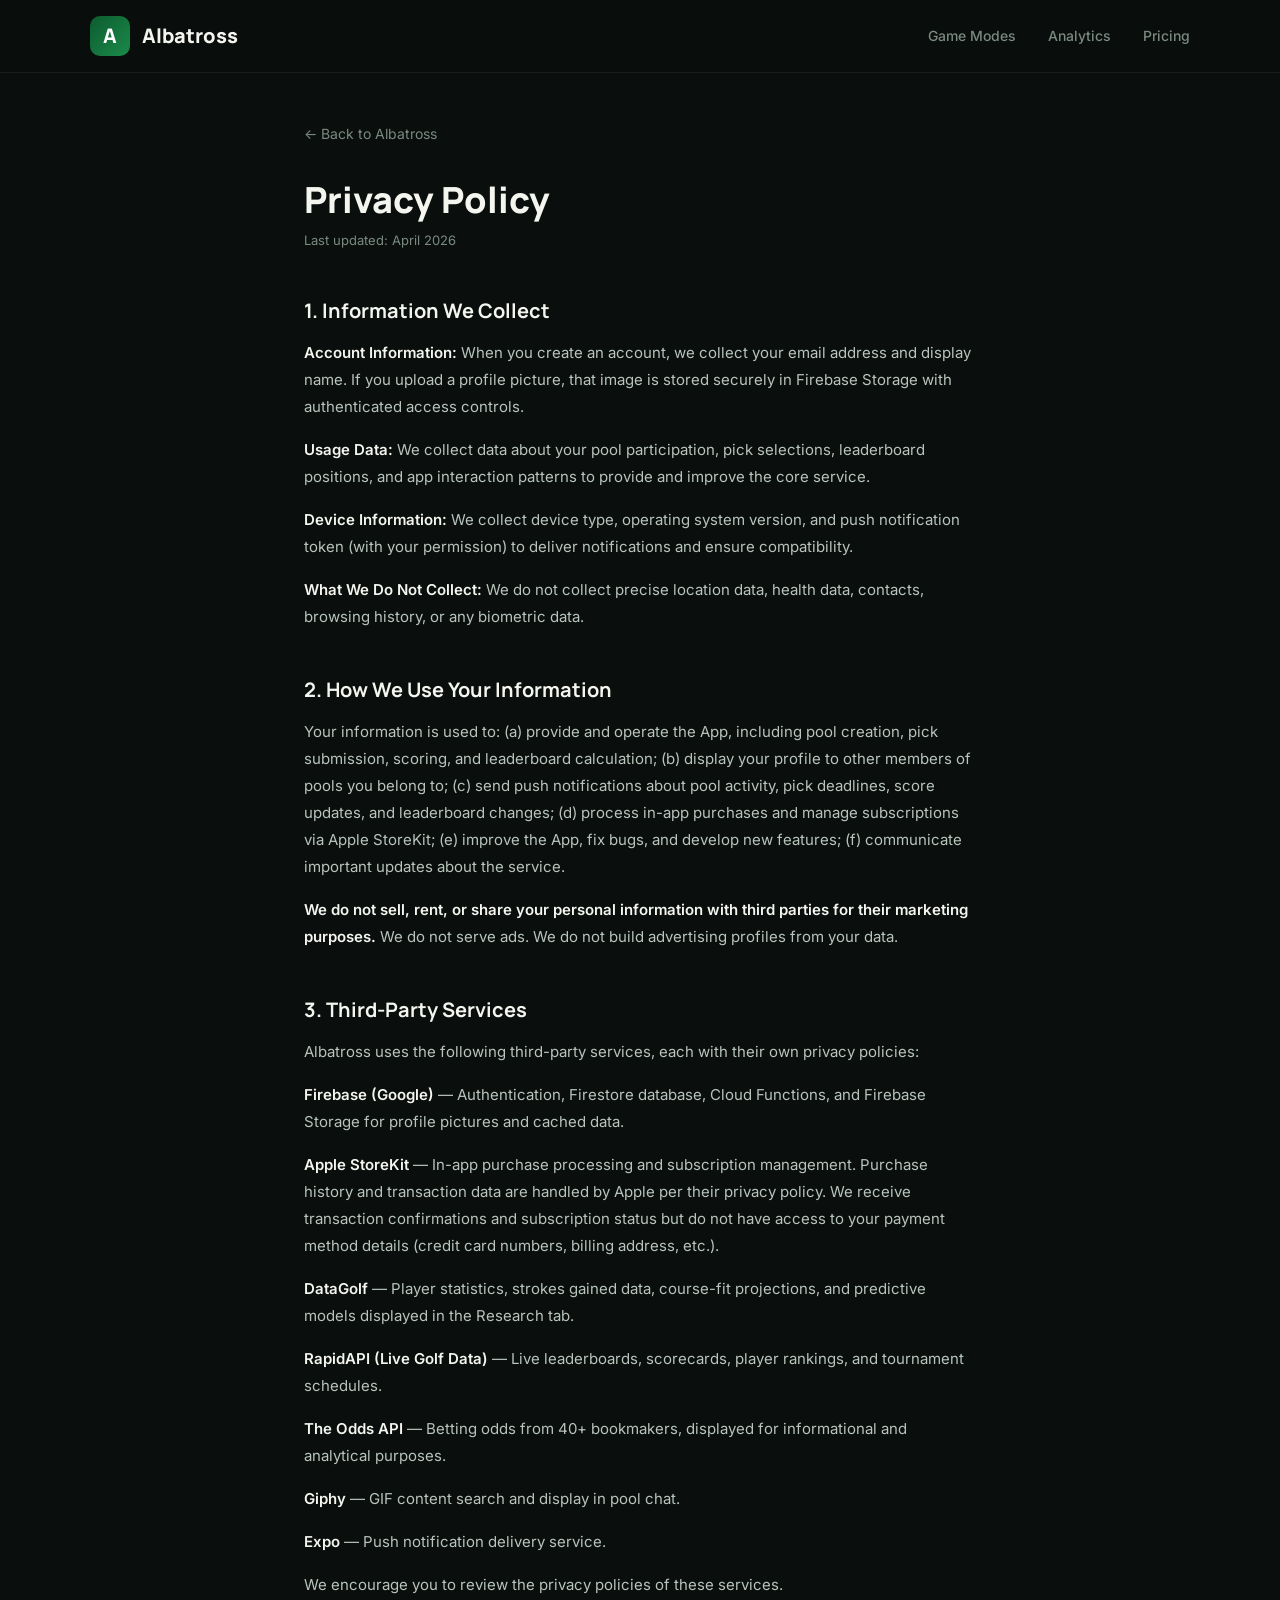
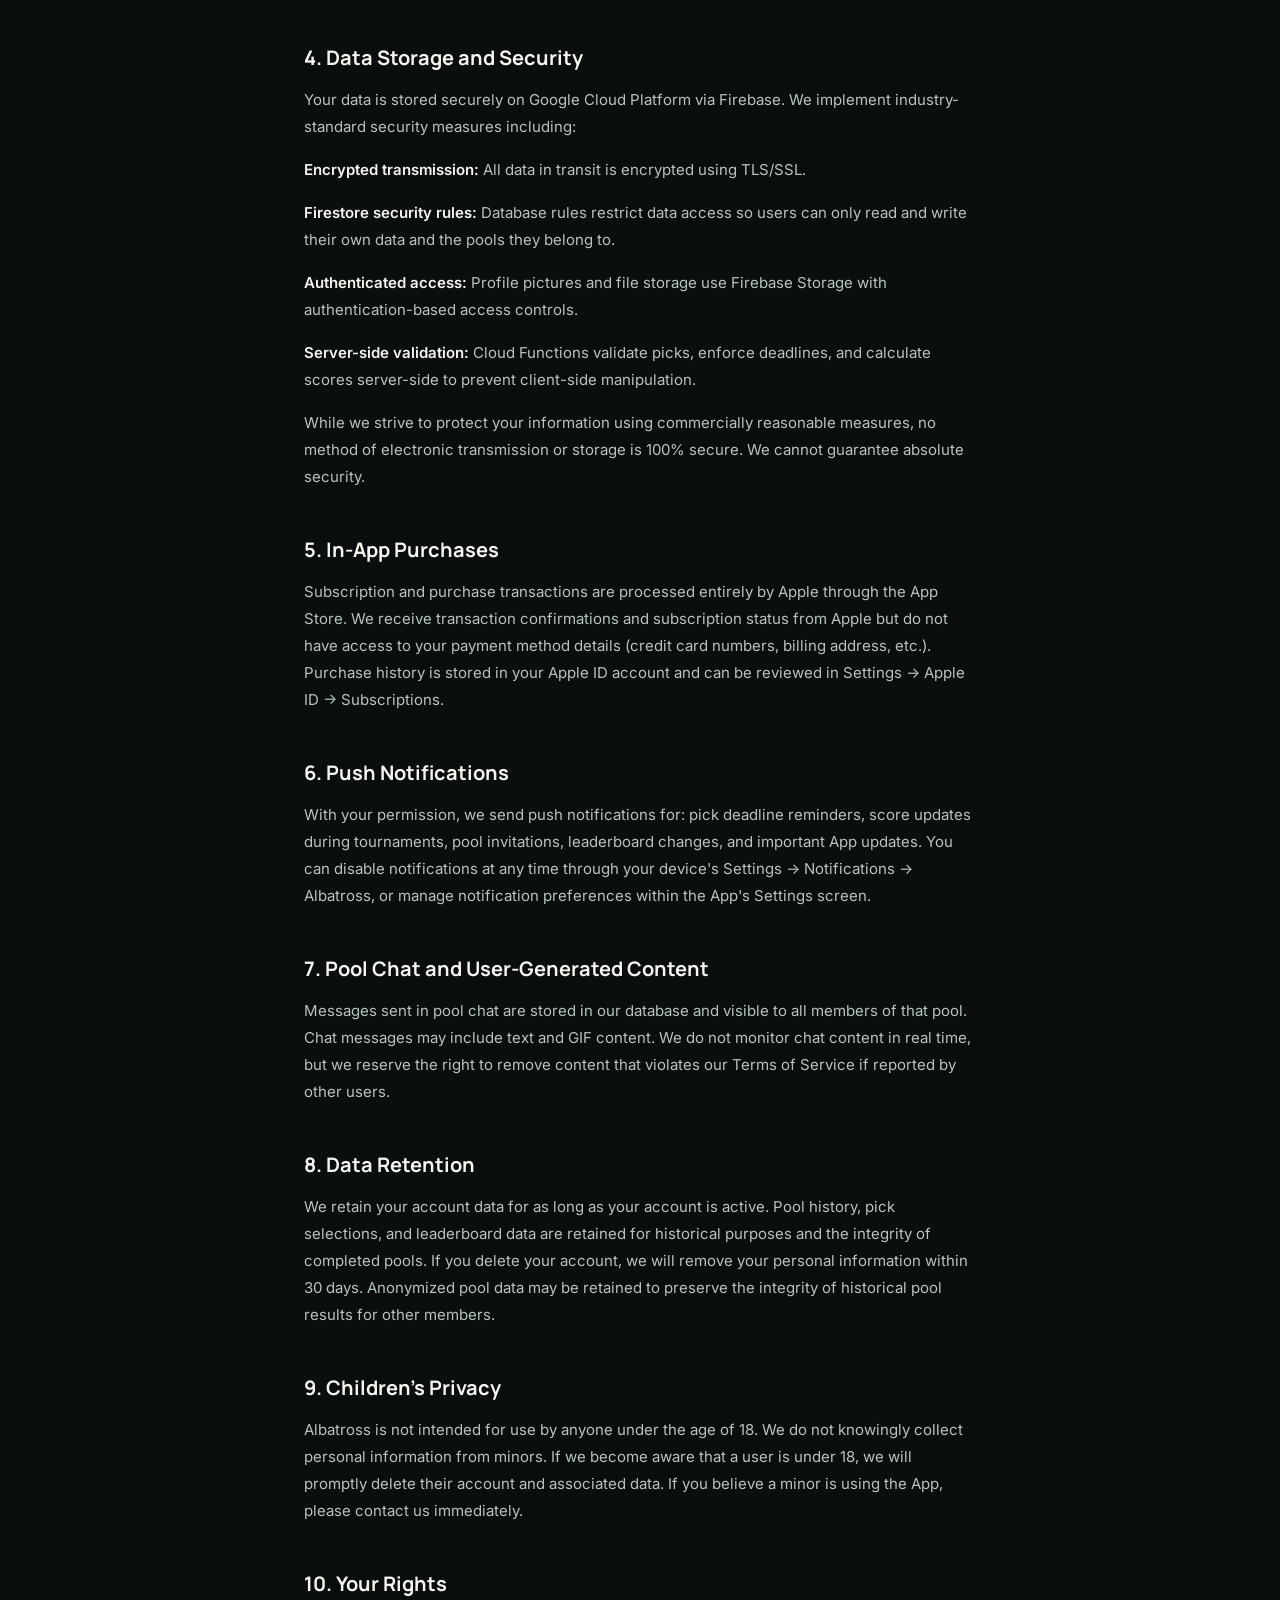
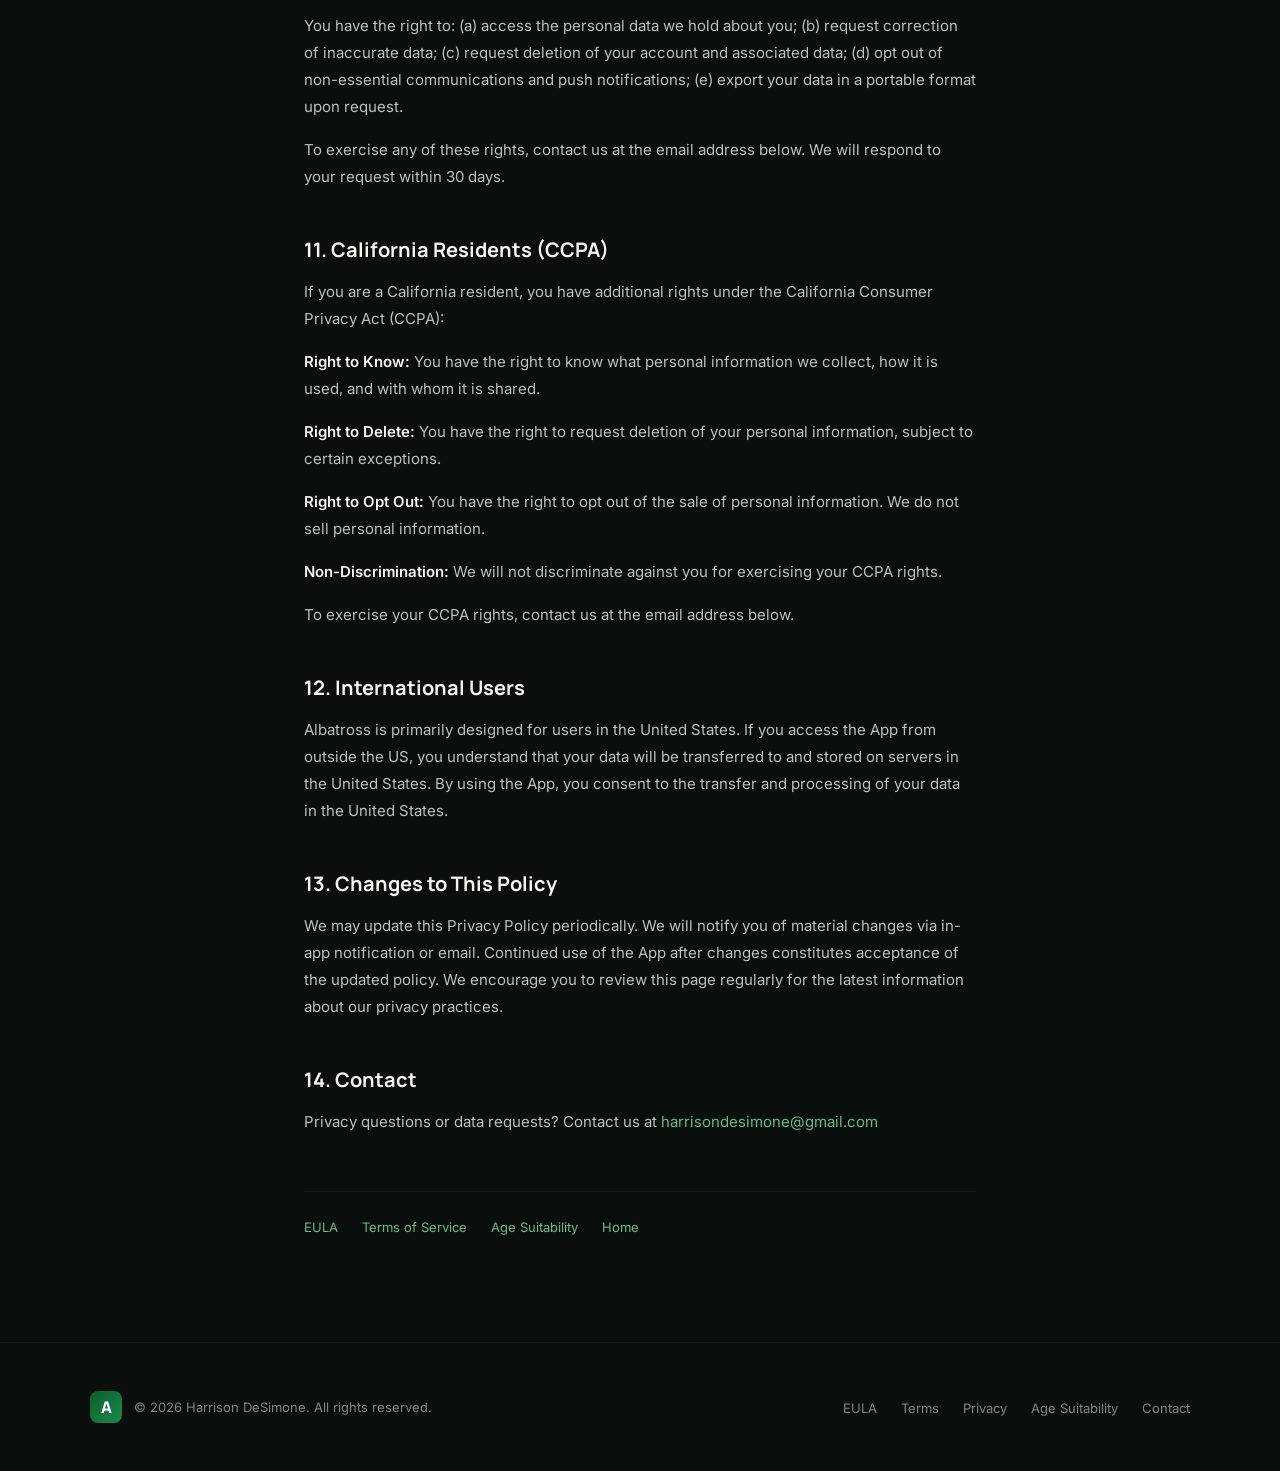
<file: privacy.html>
<!DOCTYPE html>
<html lang="en">
<head>
  <meta charset="UTF-8">
  <meta name="viewport" content="width=device-width, initial-scale=1.0">
  <title>Privacy Policy — Albatross</title>
  <meta name="description" content="Privacy Policy for the Albatross fantasy golf application. Learn how we collect, use, and protect your data.">
  <link rel="preconnect" href="https://fonts.googleapis.com">
  <link rel="preconnect" href="https://fonts.gstatic.com" crossorigin>
  <link href="https://fonts.googleapis.com/css2?family=Manrope:wght@500;600;700;800&family=Inter:wght@400;500;600&display=swap" rel="stylesheet">
  <link rel="stylesheet" href="styles.css">
</head>
<body>

  <!-- Navigation -->
  <nav class="nav scrolled">
    <div class="nav-inner">
      <a href="index.html" class="nav-logo">
        <div class="nav-logo-icon">A</div>
        Albatross
      </a>
      <ul class="nav-links">
        <li><a href="index.html#game-modes">Game Modes</a></li>
        <li><a href="index.html#research">Analytics</a></li>
        <li><a href="index.html#pricing">Pricing</a></li>
      </ul>
      <button class="nav-toggle" aria-label="Menu">&#9776;</button>
    </div>
  </nav>

  <!-- Content -->
  <div class="legal-page">
    <a href="index.html" class="back-link">&larr; Back to Albatross</a>
    <h1>Privacy Policy</h1>
    <span class="updated">Last updated: April 2026</span>

    <h2>1. Information We Collect</h2>
    <p><strong>Account Information:</strong> When you create an account, we collect your email address and display name. If you upload a profile picture, that image is stored securely in Firebase Storage with authenticated access controls.</p>
    <p><strong>Usage Data:</strong> We collect data about your pool participation, pick selections, leaderboard positions, and app interaction patterns to provide and improve the core service.</p>
    <p><strong>Device Information:</strong> We collect device type, operating system version, and push notification token (with your permission) to deliver notifications and ensure compatibility.</p>
    <p><strong>What We Do Not Collect:</strong> We do not collect precise location data, health data, contacts, browsing history, or any biometric data.</p>

    <h2>2. How We Use Your Information</h2>
    <p>Your information is used to: (a) provide and operate the App, including pool creation, pick submission, scoring, and leaderboard calculation; (b) display your profile to other members of pools you belong to; (c) send push notifications about pool activity, pick deadlines, score updates, and leaderboard changes; (d) process in-app purchases and manage subscriptions via Apple StoreKit; (e) improve the App, fix bugs, and develop new features; (f) communicate important updates about the service.</p>
    <p><strong>We do not sell, rent, or share your personal information with third parties for their marketing purposes.</strong> We do not serve ads. We do not build advertising profiles from your data.</p>

    <h2>3. Third-Party Services</h2>
    <p>Albatross uses the following third-party services, each with their own privacy policies:</p>
    <p><strong>Firebase (Google)</strong> — Authentication, Firestore database, Cloud Functions, and Firebase Storage for profile pictures and cached data.</p>
    <p><strong>Apple StoreKit</strong> — In-app purchase processing and subscription management. Purchase history and transaction data are handled by Apple per their privacy policy. We receive transaction confirmations and subscription status but do not have access to your payment method details (credit card numbers, billing address, etc.).</p>
    <p><strong>DataGolf</strong> — Player statistics, strokes gained data, course-fit projections, and predictive models displayed in the Research tab.</p>
    <p><strong>RapidAPI (Live Golf Data)</strong> — Live leaderboards, scorecards, player rankings, and tournament schedules.</p>
    <p><strong>The Odds API</strong> — Betting odds from 40+ bookmakers, displayed for informational and analytical purposes.</p>
    <p><strong>Giphy</strong> — GIF content search and display in pool chat.</p>
    <p><strong>Expo</strong> — Push notification delivery service.</p>
    <p>We encourage you to review the privacy policies of these services.</p>

    <h2>4. Data Storage and Security</h2>
    <p>Your data is stored securely on Google Cloud Platform via Firebase. We implement industry-standard security measures including:</p>
    <p><strong>Encrypted transmission:</strong> All data in transit is encrypted using TLS/SSL.</p>
    <p><strong>Firestore security rules:</strong> Database rules restrict data access so users can only read and write their own data and the pools they belong to.</p>
    <p><strong>Authenticated access:</strong> Profile pictures and file storage use Firebase Storage with authentication-based access controls.</p>
    <p><strong>Server-side validation:</strong> Cloud Functions validate picks, enforce deadlines, and calculate scores server-side to prevent client-side manipulation.</p>
    <p>While we strive to protect your information using commercially reasonable measures, no method of electronic transmission or storage is 100% secure. We cannot guarantee absolute security.</p>

    <h2>5. In-App Purchases</h2>
    <p>Subscription and purchase transactions are processed entirely by Apple through the App Store. We receive transaction confirmations and subscription status from Apple but do not have access to your payment method details (credit card numbers, billing address, etc.). Purchase history is stored in your Apple ID account and can be reviewed in Settings &rarr; Apple ID &rarr; Subscriptions.</p>

    <h2>6. Push Notifications</h2>
    <p>With your permission, we send push notifications for: pick deadline reminders, score updates during tournaments, pool invitations, leaderboard changes, and important App updates. You can disable notifications at any time through your device's Settings &rarr; Notifications &rarr; Albatross, or manage notification preferences within the App's Settings screen.</p>

    <h2>7. Pool Chat and User-Generated Content</h2>
    <p>Messages sent in pool chat are stored in our database and visible to all members of that pool. Chat messages may include text and GIF content. We do not monitor chat content in real time, but we reserve the right to remove content that violates our Terms of Service if reported by other users.</p>

    <h2>8. Data Retention</h2>
    <p>We retain your account data for as long as your account is active. Pool history, pick selections, and leaderboard data are retained for historical purposes and the integrity of completed pools. If you delete your account, we will remove your personal information within 30 days. Anonymized pool data may be retained to preserve the integrity of historical pool results for other members.</p>

    <h2>9. Children's Privacy</h2>
    <p>Albatross is not intended for use by anyone under the age of 18. We do not knowingly collect personal information from minors. If we become aware that a user is under 18, we will promptly delete their account and associated data. If you believe a minor is using the App, please contact us immediately.</p>

    <h2>10. Your Rights</h2>
    <p>You have the right to: (a) access the personal data we hold about you; (b) request correction of inaccurate data; (c) request deletion of your account and associated data; (d) opt out of non-essential communications and push notifications; (e) export your data in a portable format upon request.</p>
    <p>To exercise any of these rights, contact us at the email address below. We will respond to your request within 30 days.</p>

    <h2>11. California Residents (CCPA)</h2>
    <p>If you are a California resident, you have additional rights under the California Consumer Privacy Act (CCPA):</p>
    <p><strong>Right to Know:</strong> You have the right to know what personal information we collect, how it is used, and with whom it is shared.</p>
    <p><strong>Right to Delete:</strong> You have the right to request deletion of your personal information, subject to certain exceptions.</p>
    <p><strong>Right to Opt Out:</strong> You have the right to opt out of the sale of personal information. We do not sell personal information.</p>
    <p><strong>Non-Discrimination:</strong> We will not discriminate against you for exercising your CCPA rights.</p>
    <p>To exercise your CCPA rights, contact us at the email address below.</p>

    <h2>12. International Users</h2>
    <p>Albatross is primarily designed for users in the United States. If you access the App from outside the US, you understand that your data will be transferred to and stored on servers in the United States. By using the App, you consent to the transfer and processing of your data in the United States.</p>

    <h2>13. Changes to This Policy</h2>
    <p>We may update this Privacy Policy periodically. We will notify you of material changes via in-app notification or email. Continued use of the App after changes constitutes acceptance of the updated policy. We encourage you to review this page regularly for the latest information about our privacy practices.</p>

    <h2>14. Contact</h2>
    <p>Privacy questions or data requests? Contact us at <a href="mailto:harrisondesimone@gmail.com">harrisondesimone@gmail.com</a></p>

    <nav class="legal-nav">
      <a href="eula.html">EULA</a>
      <a href="terms.html">Terms of Service</a>
      <a href="age-suitability.html">Age Suitability</a>
      <a href="index.html">Home</a>
    </nav>
  </div>

  <!-- Footer -->
  <footer class="footer">
    <div class="footer-inner">
      <div class="footer-left">
        <div class="footer-logo">A</div>
        <span class="footer-copy">&copy; 2026 Harrison DeSimone. All rights reserved.</span>
      </div>
      <ul class="footer-links">
        <li><a href="eula.html">EULA</a></li>
        <li><a href="terms.html">Terms</a></li>
        <li><a href="privacy.html">Privacy</a></li>
        <li><a href="age-suitability.html">Age Suitability</a></li>
        <li><a href="mailto:harrisondesimone@gmail.com">Contact</a></li>
      </ul>
    </div>
  </footer>

</body>
</html>
</file>
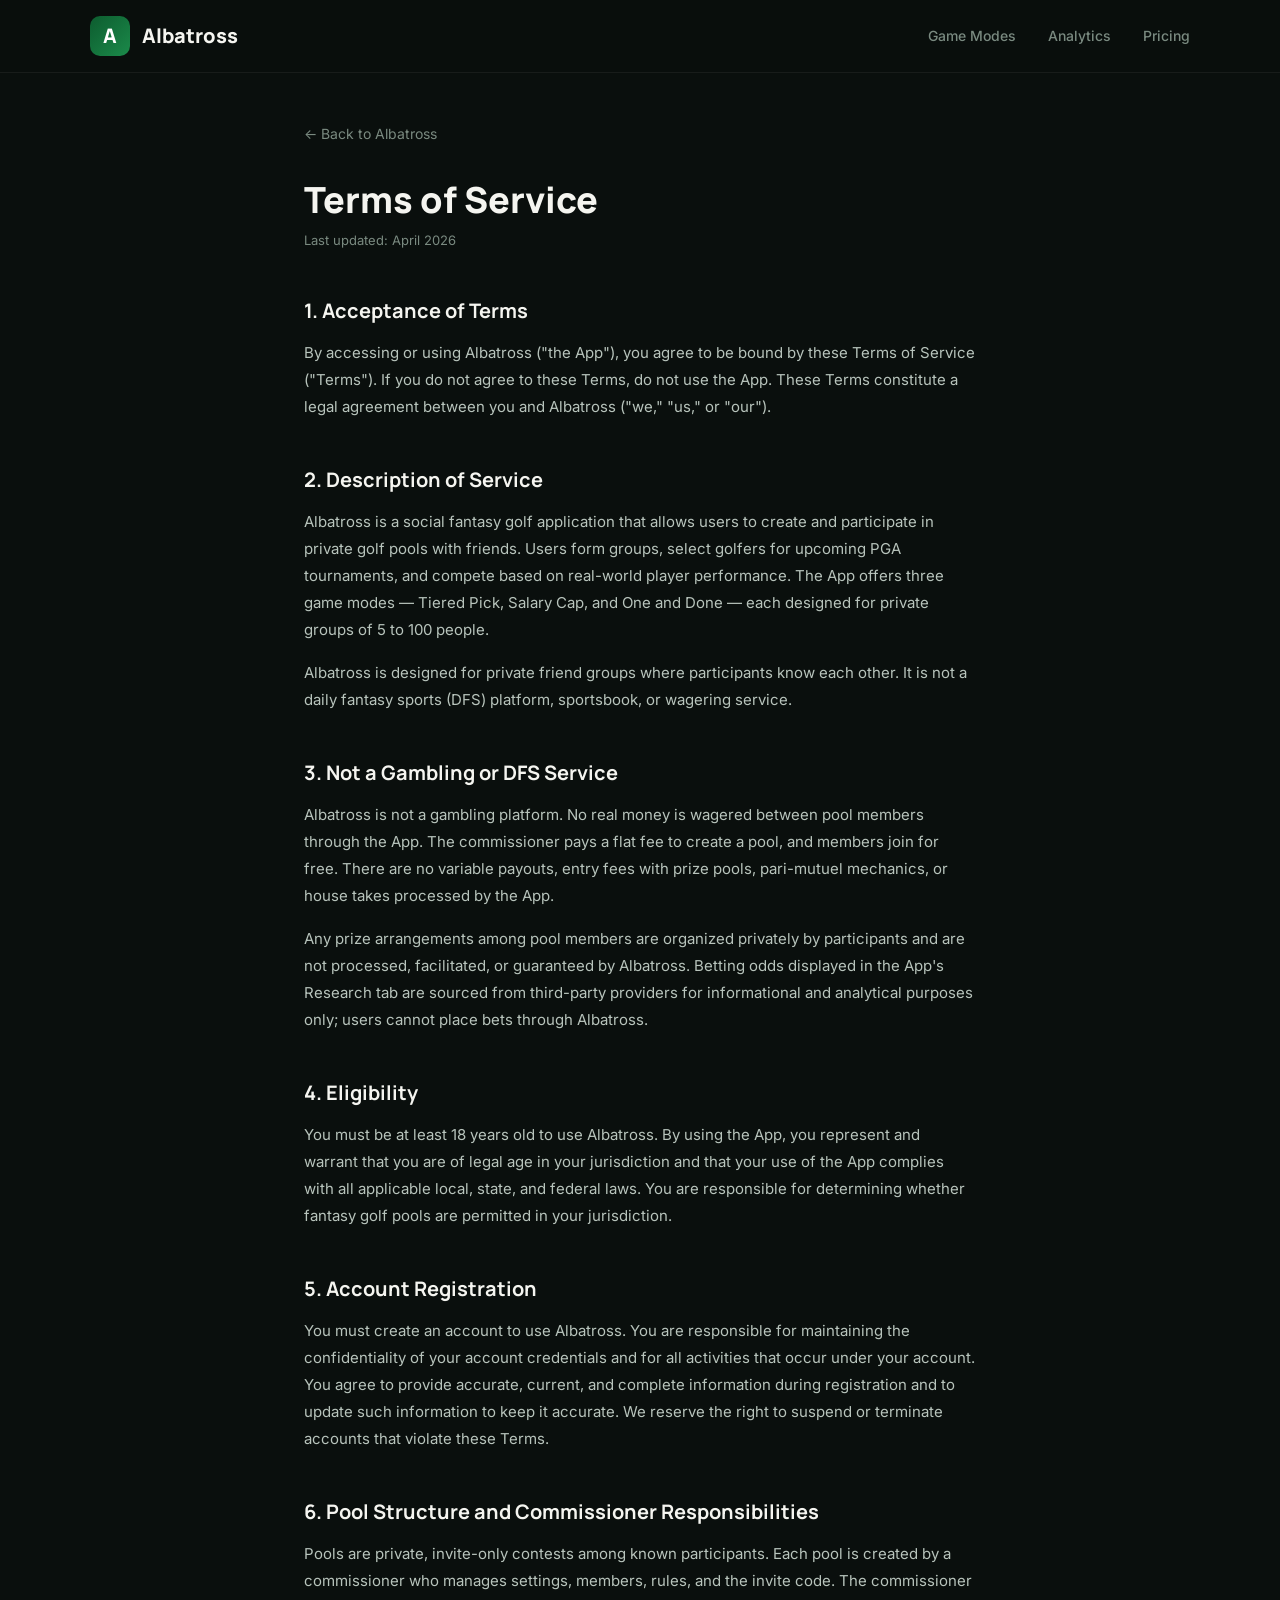
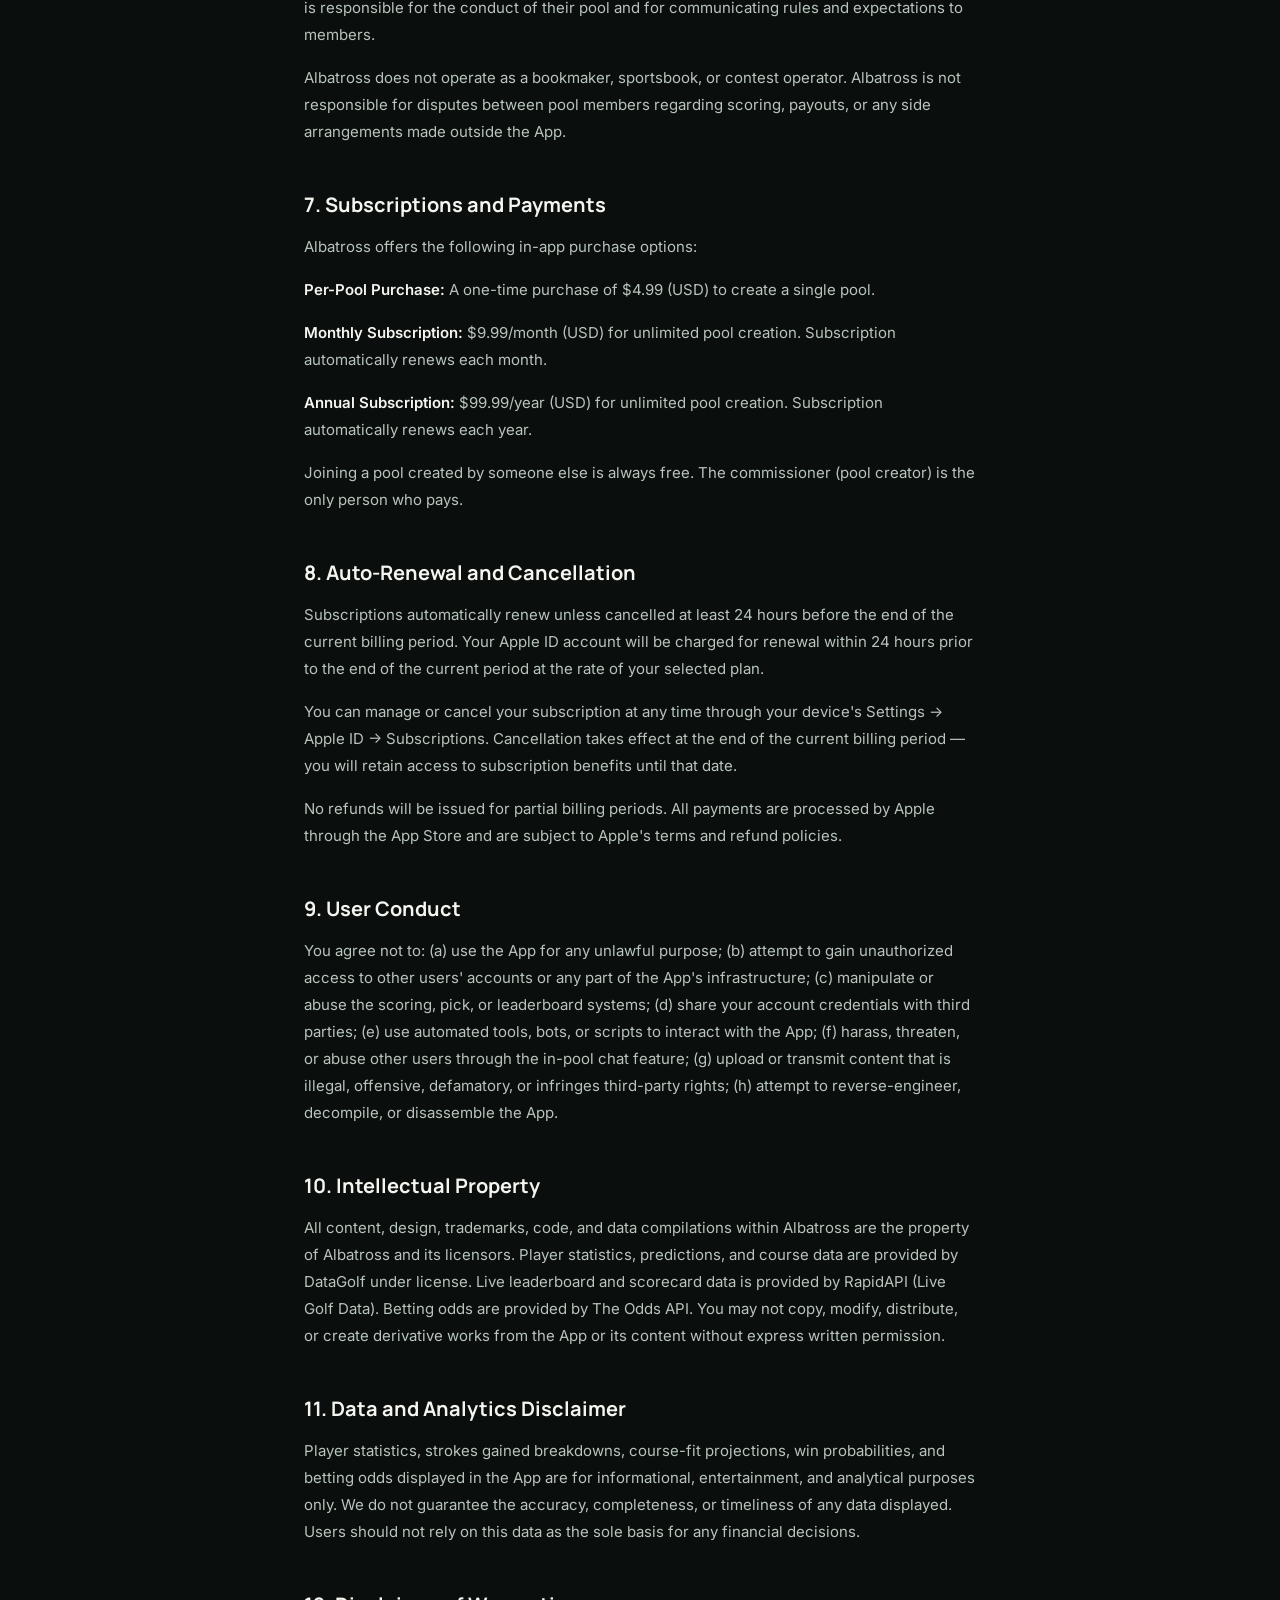
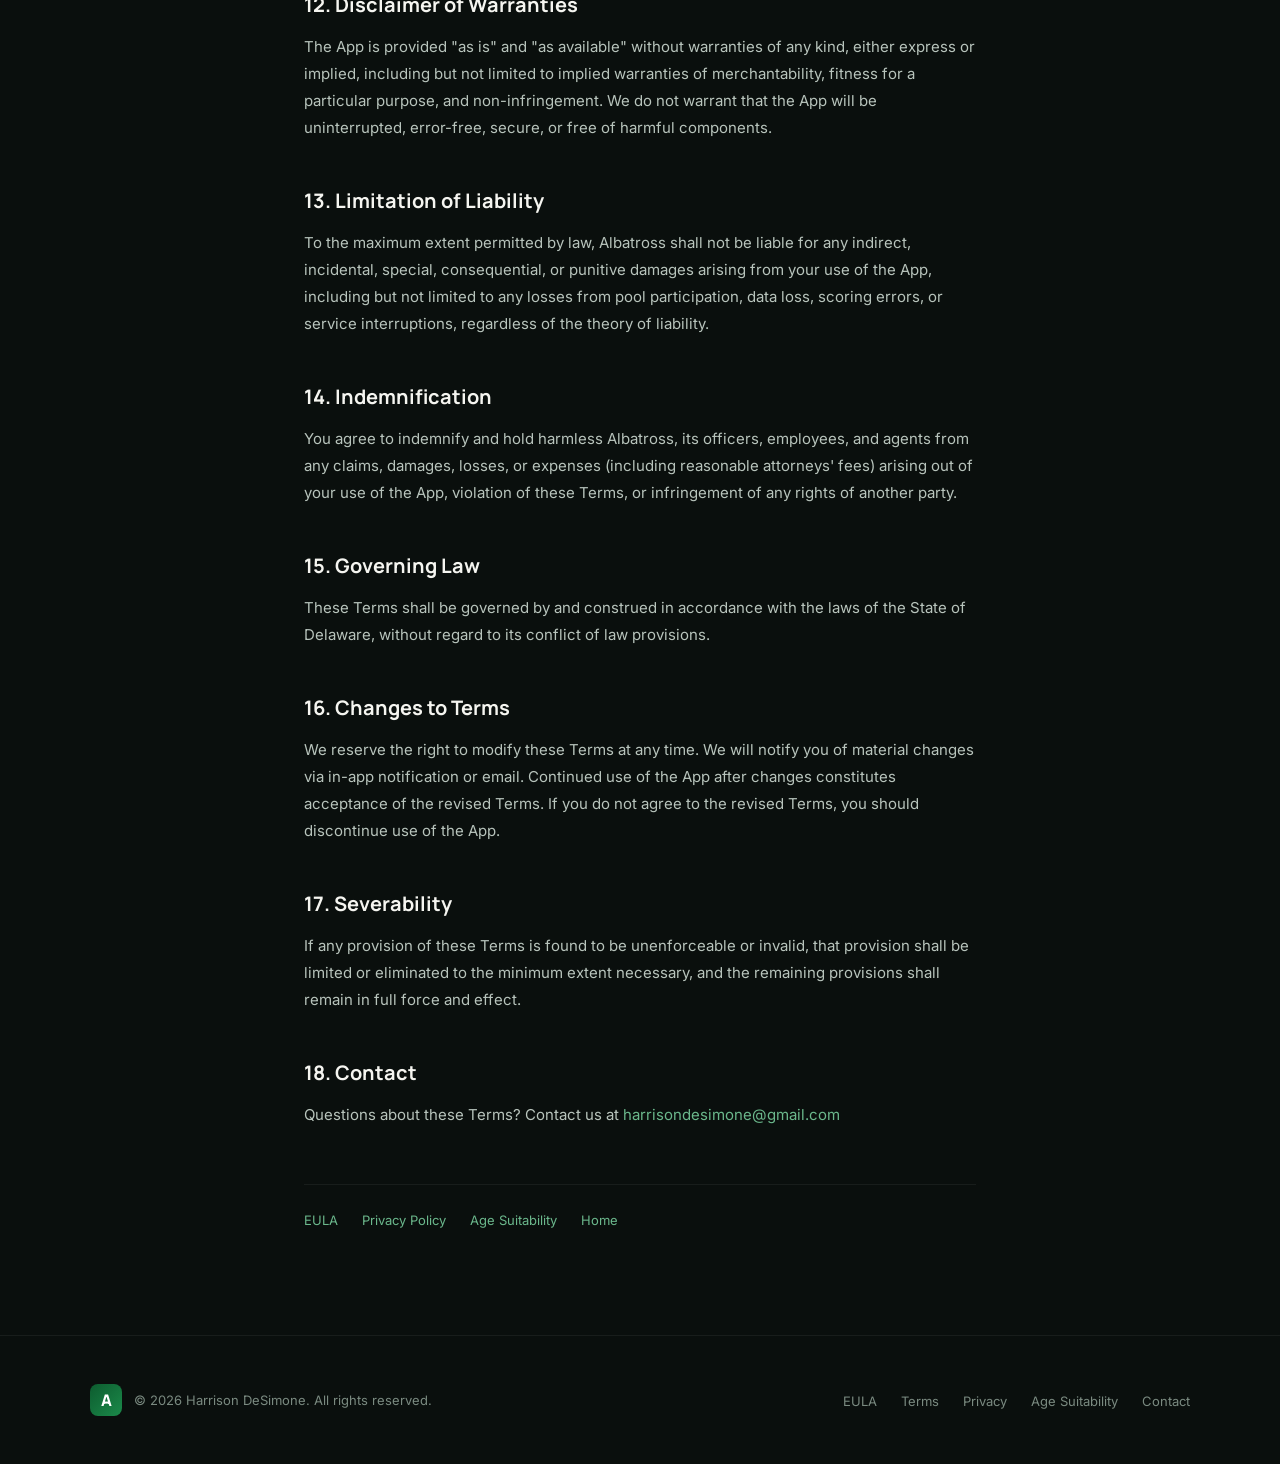
<file: terms.html>
<!DOCTYPE html>
<html lang="en">
<head>
  <meta charset="UTF-8">
  <meta name="viewport" content="width=device-width, initial-scale=1.0">
  <title>Terms of Service — Albatross</title>
  <meta name="description" content="Terms of Service for the Albatross fantasy golf application.">
  <link rel="preconnect" href="https://fonts.googleapis.com">
  <link rel="preconnect" href="https://fonts.gstatic.com" crossorigin>
  <link href="https://fonts.googleapis.com/css2?family=Manrope:wght@500;600;700;800&family=Inter:wght@400;500;600&display=swap" rel="stylesheet">
  <link rel="stylesheet" href="styles.css">
</head>
<body>

  <!-- Navigation -->
  <nav class="nav scrolled">
    <div class="nav-inner">
      <a href="index.html" class="nav-logo">
        <div class="nav-logo-icon">A</div>
        Albatross
      </a>
      <ul class="nav-links">
        <li><a href="index.html#game-modes">Game Modes</a></li>
        <li><a href="index.html#research">Analytics</a></li>
        <li><a href="index.html#pricing">Pricing</a></li>
      </ul>
      <button class="nav-toggle" aria-label="Menu">&#9776;</button>
    </div>
  </nav>

  <!-- Content -->
  <div class="legal-page">
    <a href="index.html" class="back-link">&larr; Back to Albatross</a>
    <h1>Terms of Service</h1>
    <span class="updated">Last updated: April 2026</span>

    <h2>1. Acceptance of Terms</h2>
    <p>By accessing or using Albatross ("the App"), you agree to be bound by these Terms of Service ("Terms"). If you do not agree to these Terms, do not use the App. These Terms constitute a legal agreement between you and Albatross ("we," "us," or "our").</p>

    <h2>2. Description of Service</h2>
    <p>Albatross is a social fantasy golf application that allows users to create and participate in private golf pools with friends. Users form groups, select golfers for upcoming PGA tournaments, and compete based on real-world player performance. The App offers three game modes — Tiered Pick, Salary Cap, and One and Done — each designed for private groups of 5 to 100 people.</p>
    <p>Albatross is designed for private friend groups where participants know each other. It is not a daily fantasy sports (DFS) platform, sportsbook, or wagering service.</p>

    <h2>3. Not a Gambling or DFS Service</h2>
    <p>Albatross is not a gambling platform. No real money is wagered between pool members through the App. The commissioner pays a flat fee to create a pool, and members join for free. There are no variable payouts, entry fees with prize pools, pari-mutuel mechanics, or house takes processed by the App.</p>
    <p>Any prize arrangements among pool members are organized privately by participants and are not processed, facilitated, or guaranteed by Albatross. Betting odds displayed in the App's Research tab are sourced from third-party providers for informational and analytical purposes only; users cannot place bets through Albatross.</p>

    <h2>4. Eligibility</h2>
    <p>You must be at least 18 years old to use Albatross. By using the App, you represent and warrant that you are of legal age in your jurisdiction and that your use of the App complies with all applicable local, state, and federal laws. You are responsible for determining whether fantasy golf pools are permitted in your jurisdiction.</p>

    <h2>5. Account Registration</h2>
    <p>You must create an account to use Albatross. You are responsible for maintaining the confidentiality of your account credentials and for all activities that occur under your account. You agree to provide accurate, current, and complete information during registration and to update such information to keep it accurate. We reserve the right to suspend or terminate accounts that violate these Terms.</p>

    <h2>6. Pool Structure and Commissioner Responsibilities</h2>
    <p>Pools are private, invite-only contests among known participants. Each pool is created by a commissioner who manages settings, members, rules, and the invite code. The commissioner is responsible for the conduct of their pool and for communicating rules and expectations to members.</p>
    <p>Albatross does not operate as a bookmaker, sportsbook, or contest operator. Albatross is not responsible for disputes between pool members regarding scoring, payouts, or any side arrangements made outside the App.</p>

    <h2>7. Subscriptions and Payments</h2>
    <p>Albatross offers the following in-app purchase options:</p>
    <p><strong>Per-Pool Purchase:</strong> A one-time purchase of $4.99 (USD) to create a single pool.</p>
    <p><strong>Monthly Subscription:</strong> $9.99/month (USD) for unlimited pool creation. Subscription automatically renews each month.</p>
    <p><strong>Annual Subscription:</strong> $99.99/year (USD) for unlimited pool creation. Subscription automatically renews each year.</p>
    <p>Joining a pool created by someone else is always free. The commissioner (pool creator) is the only person who pays.</p>

    <h2>8. Auto-Renewal and Cancellation</h2>
    <p>Subscriptions automatically renew unless cancelled at least 24 hours before the end of the current billing period. Your Apple ID account will be charged for renewal within 24 hours prior to the end of the current period at the rate of your selected plan.</p>
    <p>You can manage or cancel your subscription at any time through your device's Settings &rarr; Apple ID &rarr; Subscriptions. Cancellation takes effect at the end of the current billing period — you will retain access to subscription benefits until that date.</p>
    <p>No refunds will be issued for partial billing periods. All payments are processed by Apple through the App Store and are subject to Apple's terms and refund policies.</p>

    <h2>9. User Conduct</h2>
    <p>You agree not to: (a) use the App for any unlawful purpose; (b) attempt to gain unauthorized access to other users' accounts or any part of the App's infrastructure; (c) manipulate or abuse the scoring, pick, or leaderboard systems; (d) share your account credentials with third parties; (e) use automated tools, bots, or scripts to interact with the App; (f) harass, threaten, or abuse other users through the in-pool chat feature; (g) upload or transmit content that is illegal, offensive, defamatory, or infringes third-party rights; (h) attempt to reverse-engineer, decompile, or disassemble the App.</p>

    <h2>10. Intellectual Property</h2>
    <p>All content, design, trademarks, code, and data compilations within Albatross are the property of Albatross and its licensors. Player statistics, predictions, and course data are provided by DataGolf under license. Live leaderboard and scorecard data is provided by RapidAPI (Live Golf Data). Betting odds are provided by The Odds API. You may not copy, modify, distribute, or create derivative works from the App or its content without express written permission.</p>

    <h2>11. Data and Analytics Disclaimer</h2>
    <p>Player statistics, strokes gained breakdowns, course-fit projections, win probabilities, and betting odds displayed in the App are for informational, entertainment, and analytical purposes only. We do not guarantee the accuracy, completeness, or timeliness of any data displayed. Users should not rely on this data as the sole basis for any financial decisions.</p>

    <h2>12. Disclaimer of Warranties</h2>
    <p>The App is provided "as is" and "as available" without warranties of any kind, either express or implied, including but not limited to implied warranties of merchantability, fitness for a particular purpose, and non-infringement. We do not warrant that the App will be uninterrupted, error-free, secure, or free of harmful components.</p>

    <h2>13. Limitation of Liability</h2>
    <p>To the maximum extent permitted by law, Albatross shall not be liable for any indirect, incidental, special, consequential, or punitive damages arising from your use of the App, including but not limited to any losses from pool participation, data loss, scoring errors, or service interruptions, regardless of the theory of liability.</p>

    <h2>14. Indemnification</h2>
    <p>You agree to indemnify and hold harmless Albatross, its officers, employees, and agents from any claims, damages, losses, or expenses (including reasonable attorneys' fees) arising out of your use of the App, violation of these Terms, or infringement of any rights of another party.</p>

    <h2>15. Governing Law</h2>
    <p>These Terms shall be governed by and construed in accordance with the laws of the State of Delaware, without regard to its conflict of law provisions.</p>

    <h2>16. Changes to Terms</h2>
    <p>We reserve the right to modify these Terms at any time. We will notify you of material changes via in-app notification or email. Continued use of the App after changes constitutes acceptance of the revised Terms. If you do not agree to the revised Terms, you should discontinue use of the App.</p>

    <h2>17. Severability</h2>
    <p>If any provision of these Terms is found to be unenforceable or invalid, that provision shall be limited or eliminated to the minimum extent necessary, and the remaining provisions shall remain in full force and effect.</p>

    <h2>18. Contact</h2>
    <p>Questions about these Terms? Contact us at <a href="mailto:harrisondesimone@gmail.com">harrisondesimone@gmail.com</a></p>

    <nav class="legal-nav">
      <a href="eula.html">EULA</a>
      <a href="privacy.html">Privacy Policy</a>
      <a href="age-suitability.html">Age Suitability</a>
      <a href="index.html">Home</a>
    </nav>
  </div>

  <!-- Footer -->
  <footer class="footer">
    <div class="footer-inner">
      <div class="footer-left">
        <div class="footer-logo">A</div>
        <span class="footer-copy">&copy; 2026 Harrison DeSimone. All rights reserved.</span>
      </div>
      <ul class="footer-links">
        <li><a href="eula.html">EULA</a></li>
        <li><a href="terms.html">Terms</a></li>
        <li><a href="privacy.html">Privacy</a></li>
        <li><a href="age-suitability.html">Age Suitability</a></li>
        <li><a href="mailto:harrisondesimone@gmail.com">Contact</a></li>
      </ul>
    </div>
  </footer>

</body>
</html>
</file>
<file: styles.css>
/* ============================================================
   Albatross — Global Stylesheet
   Augusta Spectrum · Dark Mode · Manrope + Inter
   ============================================================ */

/* --- Reset & Base --- */
*, *::before, *::after { box-sizing: border-box; margin: 0; padding: 0; }

:root {
  /* Surfaces */
  --bg:          #0A0F0D;
  --surface-1:   rgba(255,255,255,0.03);
  --surface-2:   rgba(255,255,255,0.06);
  --surface-3:   rgba(255,255,255,0.10);
  --glass:       rgba(13,92,47,0.08);
  --glass-border:rgba(255,255,255,0.06);

  /* Brand */
  --green:       #0D5C2F;
  --green-light: #1B8A4A;
  --green-glow:  rgba(13,92,47,0.35);
  --gold:        #D4A843;
  --gold-soft:   rgba(212,168,67,0.15);

  /* Text */
  --text-primary:   #F5F5F0;
  --text-secondary: #B8C4BC;
  --text-muted:     #7A8A80;
  --text-link:      #6BB88C;

  /* Spacing */
  --section-pad: 120px;
  --content-max: 1100px;
  --narrow-max:  720px;

  /* Misc */
  --radius-sm:  8px;
  --radius-md:  16px;
  --radius-lg:  24px;
  --radius-xl:  32px;
  --transition:  0.3s cubic-bezier(0.4, 0, 0.2, 1);
}

html {
  scroll-behavior: smooth;
  -webkit-font-smoothing: antialiased;
  -moz-osx-font-smoothing: grayscale;
}

body {
  font-family: 'Inter', -apple-system, BlinkMacSystemFont, sans-serif;
  background-color: var(--bg);
  color: var(--text-secondary);
  line-height: 1.7;
  overflow-x: hidden;
}

img { max-width: 100%; display: block; }
a { color: var(--text-link); text-decoration: none; transition: color var(--transition); }
a:hover { color: var(--green-light); }

h1, h2, h3, h4 {
  font-family: 'Manrope', sans-serif;
  color: var(--text-primary);
  line-height: 1.2;
}

p { margin-bottom: 16px; font-size: 16px; }

/* --- Utility --- */
.container   { max-width: var(--content-max); margin: 0 auto; padding: 0 32px; }
.narrow      { max-width: var(--narrow-max); margin: 0 auto; }
.text-center { text-align: center; }
.text-gold   { color: var(--gold); }
.text-green  { color: var(--green-light); }

/* --- Navigation --- */
.nav {
  position: fixed;
  top: 0; left: 0; right: 0;
  z-index: 100;
  padding: 0 32px;
  transition: background var(--transition), backdrop-filter var(--transition);
}
.nav.scrolled {
  background: rgba(10,15,13,0.85);
  backdrop-filter: blur(20px) saturate(1.4);
  -webkit-backdrop-filter: blur(20px) saturate(1.4);
  border-bottom: 1px solid var(--glass-border);
}
.nav-inner {
  max-width: var(--content-max);
  margin: 0 auto;
  display: flex;
  align-items: center;
  justify-content: space-between;
  height: 72px;
}
.nav-logo {
  display: flex;
  align-items: center;
  gap: 12px;
  font-family: 'Manrope', sans-serif;
  font-weight: 800;
  font-size: 20px;
  color: var(--text-primary);
  text-decoration: none;
}
.nav-logo-icon {
  width: 40px; height: 40px;
  background: linear-gradient(135deg, var(--green), var(--green-light));
  border-radius: 10px;
  display: flex;
  align-items: center;
  justify-content: center;
  font-size: 20px;
  color: white;
  font-weight: 800;
}
.nav-links {
  display: flex;
  align-items: center;
  gap: 32px;
  list-style: none;
}
.nav-links a {
  font-size: 14px;
  font-weight: 500;
  color: var(--text-muted);
  transition: color var(--transition);
}
.nav-links a:hover { color: var(--text-primary); }

.nav-cta {
  display: inline-flex;
  align-items: center;
  gap: 8px;
  padding: 10px 22px;
  background: var(--green);
  color: white !important;
  font-weight: 600;
  font-size: 14px;
  border-radius: 100px;
  transition: background var(--transition), transform var(--transition);
}
.nav-cta:hover { background: var(--green-light); transform: translateY(-1px); }

/* Mobile nav toggle */
.nav-toggle { display: none; background: none; border: none; color: var(--text-primary); font-size: 24px; cursor: pointer; padding: 8px; }

/* --- Hero --- */
.hero {
  padding: 160px 32px 100px;
  text-align: center;
  position: relative;
  overflow: hidden;
}
.hero::before {
  content: '';
  position: absolute;
  top: -200px; left: 50%; transform: translateX(-50%);
  width: 800px; height: 800px;
  background: radial-gradient(circle, var(--green-glow) 0%, transparent 70%);
  pointer-events: none;
}
.hero-badge {
  display: inline-flex;
  align-items: center;
  gap: 8px;
  padding: 6px 16px;
  background: var(--surface-2);
  border-radius: 100px;
  font-size: 13px;
  font-weight: 500;
  color: var(--text-muted);
  margin-bottom: 32px;
}
.hero-badge .dot {
  width: 6px; height: 6px;
  background: var(--green-light);
  border-radius: 50%;
}
.hero h1 {
  font-size: clamp(40px, 6vw, 72px);
  font-weight: 800;
  letter-spacing: -2px;
  margin-bottom: 20px;
  max-width: 800px;
  margin-left: auto;
  margin-right: auto;
}
.hero h1 .highlight {
  background: linear-gradient(135deg, var(--green-light), var(--gold));
  -webkit-background-clip: text;
  -webkit-text-fill-color: transparent;
  background-clip: text;
}
.hero-sub {
  font-size: 18px;
  color: var(--text-muted);
  max-width: 540px;
  margin: 0 auto 48px;
  line-height: 1.6;
}
.hero-cta-group {
  display: flex;
  align-items: center;
  justify-content: center;
  gap: 16px;
  margin-bottom: 64px;
  flex-wrap: wrap;
}
.btn-primary {
  display: inline-flex;
  align-items: center;
  gap: 10px;
  padding: 16px 32px;
  background: var(--green);
  color: white;
  font-family: 'Manrope', sans-serif;
  font-weight: 700;
  font-size: 16px;
  border-radius: 100px;
  border: none;
  cursor: pointer;
  transition: background var(--transition), transform var(--transition), box-shadow var(--transition);
}
.btn-primary:hover {
  background: var(--green-light);
  transform: translateY(-2px);
  box-shadow: 0 8px 32px var(--green-glow);
  color: white;
}
.btn-secondary {
  display: inline-flex;
  align-items: center;
  gap: 10px;
  padding: 16px 32px;
  background: var(--surface-2);
  color: var(--text-primary);
  font-family: 'Manrope', sans-serif;
  font-weight: 600;
  font-size: 16px;
  border-radius: 100px;
  border: 1px solid var(--glass-border);
  cursor: pointer;
  transition: background var(--transition), transform var(--transition);
}
.btn-secondary:hover {
  background: var(--surface-3);
  transform: translateY(-2px);
  color: var(--text-primary);
}

/* Phone mockup */
.phone-mockup {
  position: relative;
  width: 280px;
  height: 560px;
  margin: 0 auto;
  background: var(--surface-1);
  border-radius: 40px;
  border: 2px solid var(--surface-3);
  overflow: hidden;
  box-shadow: 0 40px 80px rgba(0,0,0,0.4), 0 0 0 1px var(--glass-border);
}
.phone-mockup-inner {
  position: absolute;
  inset: 8px;
  border-radius: 32px;
  background: linear-gradient(180deg, #0D1A12 0%, #0A0F0D 50%, #111a15 100%);
  display: flex;
  flex-direction: column;
  align-items: center;
  justify-content: center;
  gap: 16px;
  padding: 24px;
}
.phone-mockup-notch {
  position: absolute;
  top: 8px;
  left: 50%;
  transform: translateX(-50%);
  width: 120px;
  height: 28px;
  background: #000;
  border-radius: 0 0 16px 16px;
  z-index: 2;
}
.phone-placeholder-text {
  font-family: 'Manrope', sans-serif;
  font-size: 13px;
  color: var(--text-muted);
  text-align: center;
}
.phone-placeholder-icon {
  width: 48px; height: 48px;
  background: linear-gradient(135deg, var(--green), var(--green-light));
  border-radius: 12px;
  display: flex;
  align-items: center;
  justify-content: center;
  font-size: 24px;
}

/* --- Section Defaults --- */
.section {
  padding: var(--section-pad) 32px;
  position: relative;
}
.section-label {
  font-family: 'Manrope', sans-serif;
  font-size: 13px;
  font-weight: 700;
  text-transform: uppercase;
  letter-spacing: 2px;
  color: var(--green-light);
  margin-bottom: 16px;
}
.section-title {
  font-size: clamp(28px, 4vw, 44px);
  font-weight: 800;
  letter-spacing: -1px;
  margin-bottom: 16px;
}
.section-sub {
  font-size: 17px;
  color: var(--text-muted);
  max-width: 560px;
  line-height: 1.6;
}
.section-sub.centered {
  margin-left: auto;
  margin-right: auto;
}

/* Subtle section divider */
.section + .section::before {
  content: '';
  display: block;
  width: 60px;
  height: 1px;
  background: var(--surface-3);
  margin: 0 auto;
  position: absolute;
  top: 0;
  left: 50%;
  transform: translateX(-50%);
}

/* --- How It Works --- */
.steps-grid {
  display: grid;
  grid-template-columns: repeat(4, 1fr);
  gap: 24px;
  margin-top: 64px;
}
.step {
  text-align: center;
  padding: 32px 20px;
  background: var(--surface-1);
  border-radius: var(--radius-lg);
  position: relative;
  transition: background var(--transition);
}
.step:hover { background: var(--surface-2); }
.step-number {
  display: inline-flex;
  align-items: center;
  justify-content: center;
  width: 48px; height: 48px;
  background: var(--green-glow);
  color: var(--green-light);
  font-family: 'Manrope', sans-serif;
  font-weight: 800;
  font-size: 20px;
  border-radius: 50%;
  margin-bottom: 20px;
}
.step h3 {
  font-size: 17px;
  font-weight: 700;
  margin-bottom: 8px;
}
.step p {
  font-size: 14px;
  color: var(--text-muted);
  line-height: 1.5;
  margin-bottom: 0;
}

/* Connector line between steps */
.step::after {
  content: '';
  position: absolute;
  top: 56px;
  right: -12px;
  width: 24px;
  height: 2px;
  background: var(--surface-3);
}
.step:last-child::after { display: none; }

/* --- Game Modes --- */
.modes-grid {
  display: grid;
  grid-template-columns: repeat(3, 1fr);
  gap: 24px;
  margin-top: 64px;
}
.mode-card {
  background: var(--surface-1);
  border-radius: var(--radius-lg);
  padding: 40px 32px;
  transition: background var(--transition), transform var(--transition);
  position: relative;
  overflow: hidden;
}
.mode-card:hover {
  background: var(--surface-2);
  transform: translateY(-4px);
}
.mode-card::before {
  content: '';
  position: absolute;
  top: 0; left: 0; right: 0;
  height: 3px;
  background: linear-gradient(90deg, var(--green), var(--green-light));
  opacity: 0;
  transition: opacity var(--transition);
}
.mode-card:hover::before { opacity: 1; }

.mode-icon {
  width: 56px; height: 56px;
  border-radius: var(--radius-md);
  display: flex;
  align-items: center;
  justify-content: center;
  font-size: 28px;
  margin-bottom: 24px;
}
.mode-icon.tiered   { background: rgba(13,92,47,0.15); }
.mode-icon.salary   { background: var(--gold-soft); }
.mode-icon.oad      { background: rgba(107,184,140,0.12); }

.mode-card h3 {
  font-size: 22px;
  font-weight: 700;
  margin-bottom: 12px;
}
.mode-card .mode-desc {
  font-size: 15px;
  color: var(--text-secondary);
  margin-bottom: 24px;
  line-height: 1.6;
}
.mode-details {
  list-style: none;
  padding: 0;
}
.mode-details li {
  font-size: 14px;
  color: var(--text-muted);
  padding: 8px 0;
  border-top: 1px solid var(--surface-2);
  display: flex;
  align-items: flex-start;
  gap: 10px;
}
.mode-details li::before {
  content: '✓';
  color: var(--green-light);
  font-weight: 700;
  flex-shrink: 0;
}

/* --- Research / Analytics --- */
.research-grid {
  display: grid;
  grid-template-columns: 1fr 1fr;
  gap: 48px;
  align-items: center;
  margin-top: 64px;
}
.research-content { max-width: 480px; }
.research-features {
  display: flex;
  flex-direction: column;
  gap: 20px;
  margin-top: 32px;
}
.research-feature {
  display: flex;
  gap: 16px;
  align-items: flex-start;
}
.research-feature-icon {
  width: 40px; height: 40px;
  border-radius: 10px;
  background: var(--surface-2);
  display: flex;
  align-items: center;
  justify-content: center;
  font-size: 18px;
  flex-shrink: 0;
}
.research-feature h4 {
  font-size: 15px;
  font-weight: 700;
  margin-bottom: 4px;
}
.research-feature p {
  font-size: 14px;
  color: var(--text-muted);
  margin-bottom: 0;
  line-height: 1.5;
}

/* Analytics mockup card */
.analytics-card {
  background: var(--surface-1);
  border-radius: var(--radius-lg);
  padding: 32px;
  position: relative;
  overflow: hidden;
}
.analytics-card::before {
  content: '';
  position: absolute;
  top: -100px; right: -100px;
  width: 300px; height: 300px;
  background: radial-gradient(circle, var(--green-glow) 0%, transparent 70%);
  pointer-events: none;
}
.stat-row {
  display: flex;
  align-items: center;
  justify-content: space-between;
  padding: 16px 0;
  border-bottom: 1px solid var(--surface-2);
}
.stat-row:last-child { border-bottom: none; }
.stat-label {
  font-size: 13px;
  color: var(--text-muted);
  font-weight: 500;
}
.stat-value {
  font-family: 'Manrope', sans-serif;
  font-weight: 700;
  font-size: 15px;
  color: var(--text-primary);
}
.stat-value.positive { color: var(--green-light); }
.stat-value.gold { color: var(--gold); }
.stat-bar {
  height: 4px;
  background: var(--surface-2);
  border-radius: 2px;
  margin-top: 8px;
  position: relative;
  overflow: hidden;
}
.stat-bar-fill {
  height: 100%;
  border-radius: 2px;
  background: linear-gradient(90deg, var(--green), var(--green-light));
}

/* --- Pricing --- */
.pricing-grid {
  display: grid;
  grid-template-columns: repeat(3, 1fr);
  gap: 24px;
  margin-top: 64px;
  max-width: 900px;
  margin-left: auto;
  margin-right: auto;
}
.price-card {
  background: var(--surface-1);
  border-radius: var(--radius-lg);
  padding: 40px 32px;
  text-align: center;
  transition: background var(--transition), transform var(--transition);
  position: relative;
}
.price-card:hover {
  background: var(--surface-2);
  transform: translateY(-4px);
}
.price-card.featured {
  background: var(--glass);
  border: 1px solid var(--glass-border);
}
.price-card.featured::before {
  content: 'Most Popular';
  position: absolute;
  top: -12px; left: 50%; transform: translateX(-50%);
  padding: 4px 16px;
  background: var(--green);
  color: white;
  font-family: 'Manrope', sans-serif;
  font-size: 11px;
  font-weight: 700;
  border-radius: 100px;
  text-transform: uppercase;
  letter-spacing: 1px;
}
.price-amount {
  font-family: 'Manrope', sans-serif;
  font-size: 44px;
  font-weight: 800;
  color: var(--text-primary);
  margin-bottom: 4px;
}
.price-period {
  font-size: 14px;
  color: var(--text-muted);
  margin-bottom: 8px;
}
.price-desc {
  font-size: 14px;
  color: var(--text-muted);
  margin-bottom: 28px;
  line-height: 1.5;
}
.price-features {
  list-style: none;
  padding: 0;
  text-align: left;
}
.price-features li {
  font-size: 14px;
  color: var(--text-secondary);
  padding: 8px 0;
  display: flex;
  align-items: center;
  gap: 10px;
}
.price-features li::before {
  content: '✓';
  color: var(--green-light);
  font-weight: 700;
}
.price-note {
  margin-top: 32px;
  font-size: 14px;
  color: var(--text-muted);
  text-align: center;
}

/* --- FAQ --- */
.faq-grid {
  display: grid;
  grid-template-columns: 1fr 1fr;
  gap: 24px;
  margin-top: 64px;
  max-width: 900px;
  margin-left: auto;
  margin-right: auto;
}
.faq-item {
  background: var(--surface-1);
  border-radius: var(--radius-md);
  padding: 28px;
  transition: background var(--transition);
}
.faq-item:hover { background: var(--surface-2); }
.faq-item h3 {
  font-size: 16px;
  font-weight: 700;
  margin-bottom: 10px;
}
.faq-item p {
  font-size: 14px;
  color: var(--text-muted);
  line-height: 1.6;
  margin-bottom: 0;
}

/* --- CTA Banner --- */
.cta-banner {
  text-align: center;
  padding: 100px 32px;
  position: relative;
  overflow: hidden;
}
.cta-banner::before {
  content: '';
  position: absolute;
  bottom: -200px; left: 50%; transform: translateX(-50%);
  width: 600px; height: 600px;
  background: radial-gradient(circle, var(--green-glow) 0%, transparent 70%);
  pointer-events: none;
}
.cta-banner h2 {
  font-size: clamp(28px, 4vw, 40px);
  font-weight: 800;
  letter-spacing: -1px;
  margin-bottom: 16px;
}
.cta-banner p {
  font-size: 17px;
  color: var(--text-muted);
  margin-bottom: 36px;
  max-width: 480px;
  margin-left: auto;
  margin-right: auto;
}

/* --- Footer --- */
.footer {
  padding: 48px 32px;
  border-top: 1px solid var(--surface-2);
}
.footer-inner {
  max-width: var(--content-max);
  margin: 0 auto;
  display: flex;
  align-items: center;
  justify-content: space-between;
  flex-wrap: wrap;
  gap: 24px;
}
.footer-left {
  display: flex;
  align-items: center;
  gap: 12px;
}
.footer-logo {
  width: 32px; height: 32px;
  background: linear-gradient(135deg, var(--green), var(--green-light));
  border-radius: 8px;
  display: flex;
  align-items: center;
  justify-content: center;
  font-family: 'Manrope', sans-serif;
  font-weight: 800;
  font-size: 16px;
  color: white;
}
.footer-copy {
  font-size: 13px;
  color: var(--text-muted);
}
.footer-links {
  display: flex;
  gap: 24px;
  list-style: none;
}
.footer-links a {
  font-size: 13px;
  color: var(--text-muted);
  transition: color var(--transition);
}
.footer-links a:hover { color: var(--text-primary); }

/* --- Legal Pages --- */
.legal-page {
  max-width: var(--narrow-max);
  margin: 0 auto;
  padding: 120px 24px 80px;
}
.legal-page .back-link {
  display: inline-flex;
  align-items: center;
  gap: 6px;
  font-size: 14px;
  color: var(--text-muted);
  margin-bottom: 32px;
  transition: color var(--transition);
}
.legal-page .back-link:hover { color: var(--text-primary); }
.legal-page h1 {
  font-size: 36px;
  font-weight: 800;
  margin-bottom: 8px;
}
.legal-page .updated {
  font-size: 13px;
  color: var(--text-muted);
  margin-bottom: 48px;
  display: block;
}
.legal-page h2 {
  font-size: 20px;
  font-weight: 700;
  margin-top: 48px;
  margin-bottom: 16px;
}
.legal-page p {
  font-size: 15px;
  line-height: 1.8;
  color: var(--text-secondary);
}
.legal-page strong {
  color: var(--text-primary);
  font-weight: 600;
}
.legal-nav {
  display: flex;
  gap: 24px;
  padding: 24px 0;
  margin-top: 56px;
  border-top: 1px solid var(--surface-2);
  font-size: 13px;
}

/* --- Responsive --- */
@media (max-width: 900px) {
  :root { --section-pad: 80px; }
  .steps-grid { grid-template-columns: repeat(2, 1fr); }
  .step::after { display: none; }
  .modes-grid { grid-template-columns: 1fr; max-width: 480px; margin-left: auto; margin-right: auto; }
  .research-grid { grid-template-columns: 1fr; }
  .research-content { max-width: 100%; }
  .pricing-grid { grid-template-columns: 1fr; max-width: 400px; margin-left: auto; margin-right: auto; }
  .faq-grid { grid-template-columns: 1fr; }
  .nav-links { display: none; }
  .nav-toggle { display: block; }
}

@media (max-width: 600px) {
  :root { --section-pad: 60px; }
  .hero { padding: 120px 20px 60px; }
  .section { padding: var(--section-pad) 20px; }
  .steps-grid { grid-template-columns: 1fr; max-width: 360px; }
  .hero h1 { letter-spacing: -1px; }
  .footer-inner { flex-direction: column; text-align: center; }
  .footer-links { flex-wrap: wrap; justify-content: center; }
  .phone-mockup { width: 240px; height: 480px; }
}
</file>
